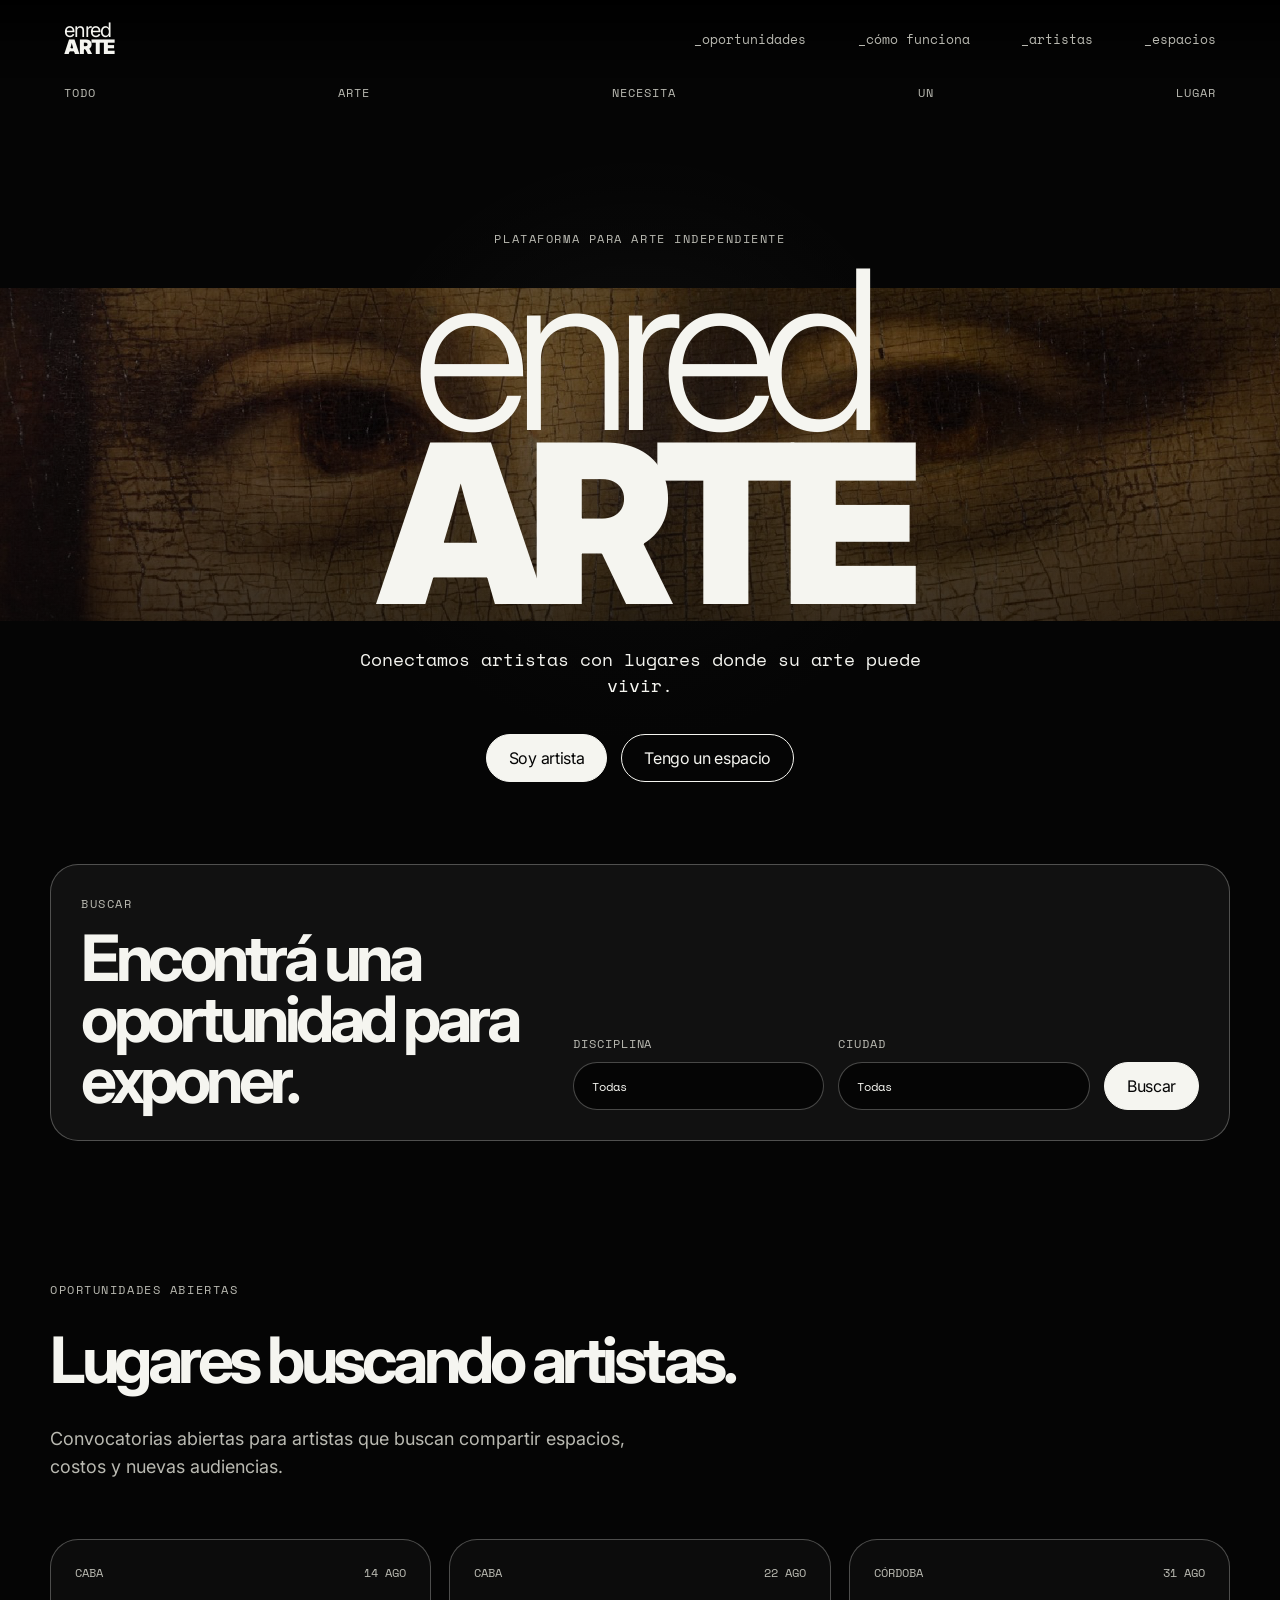
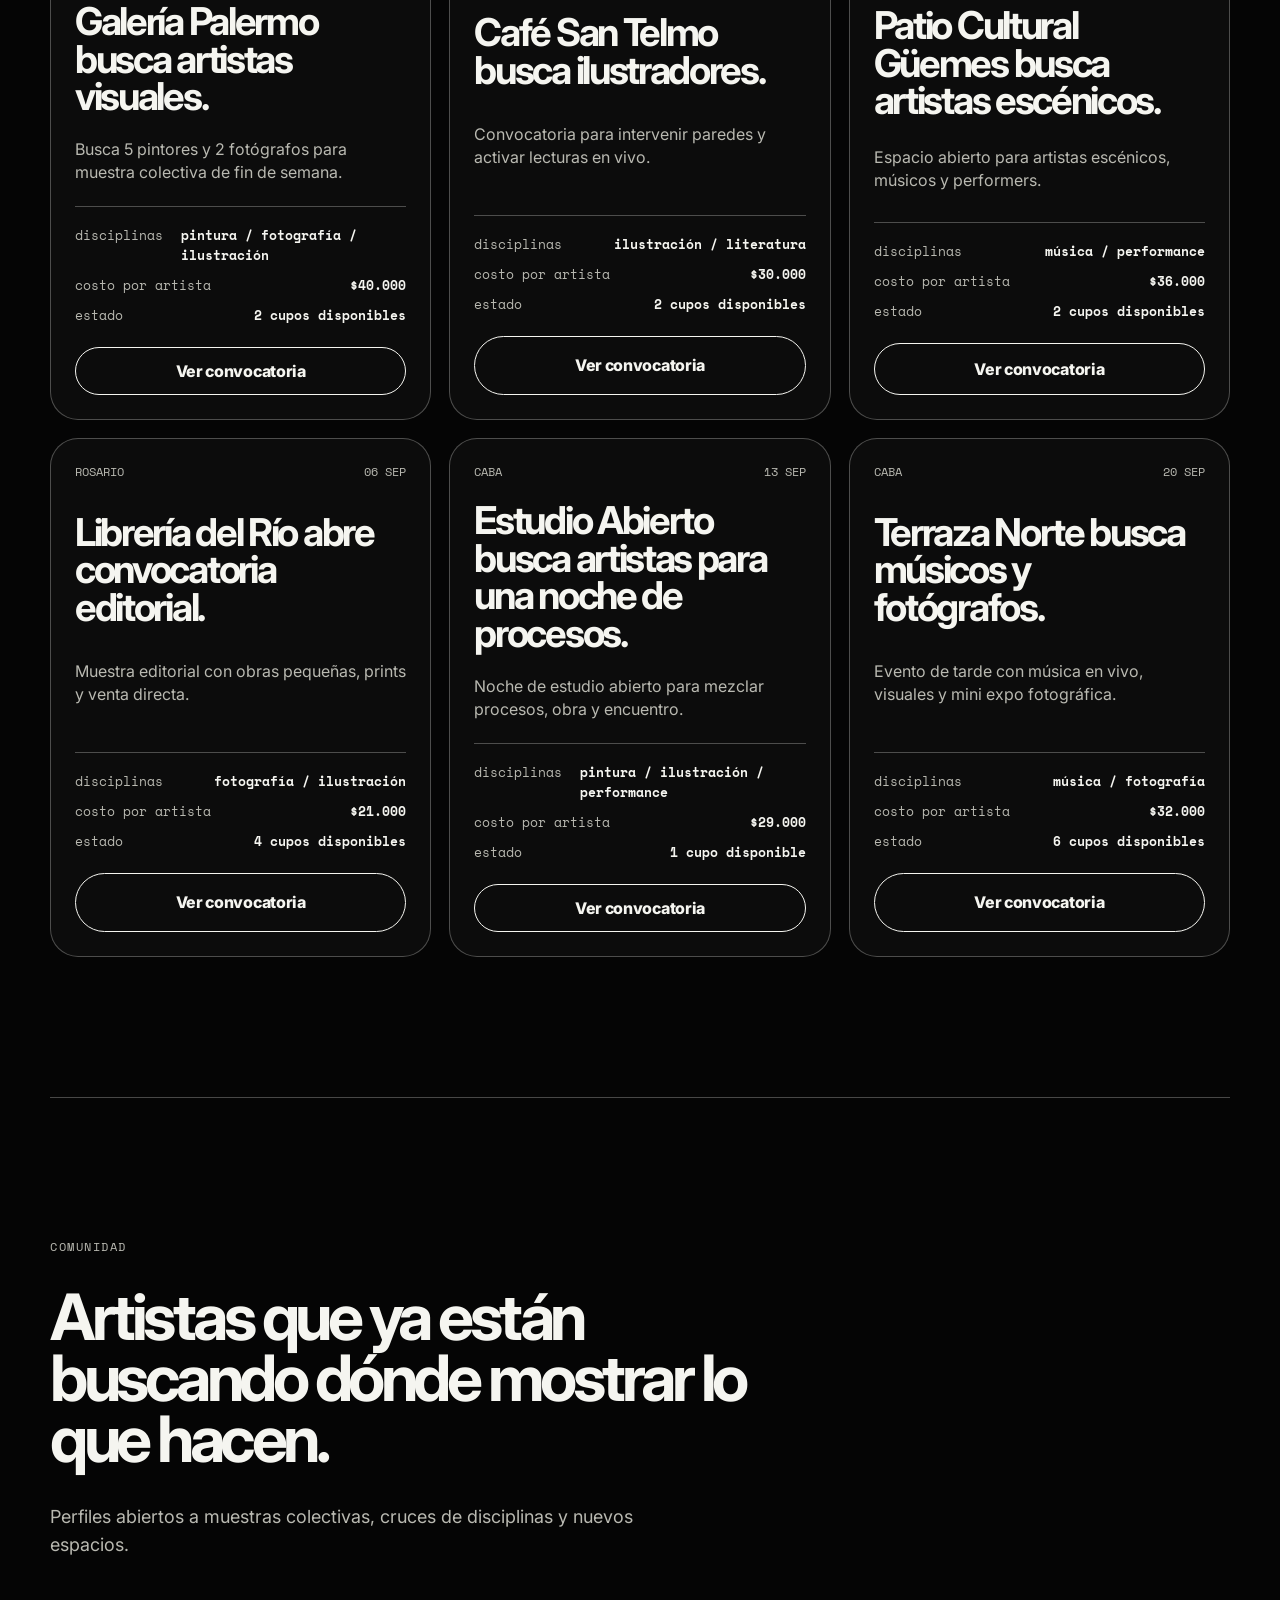
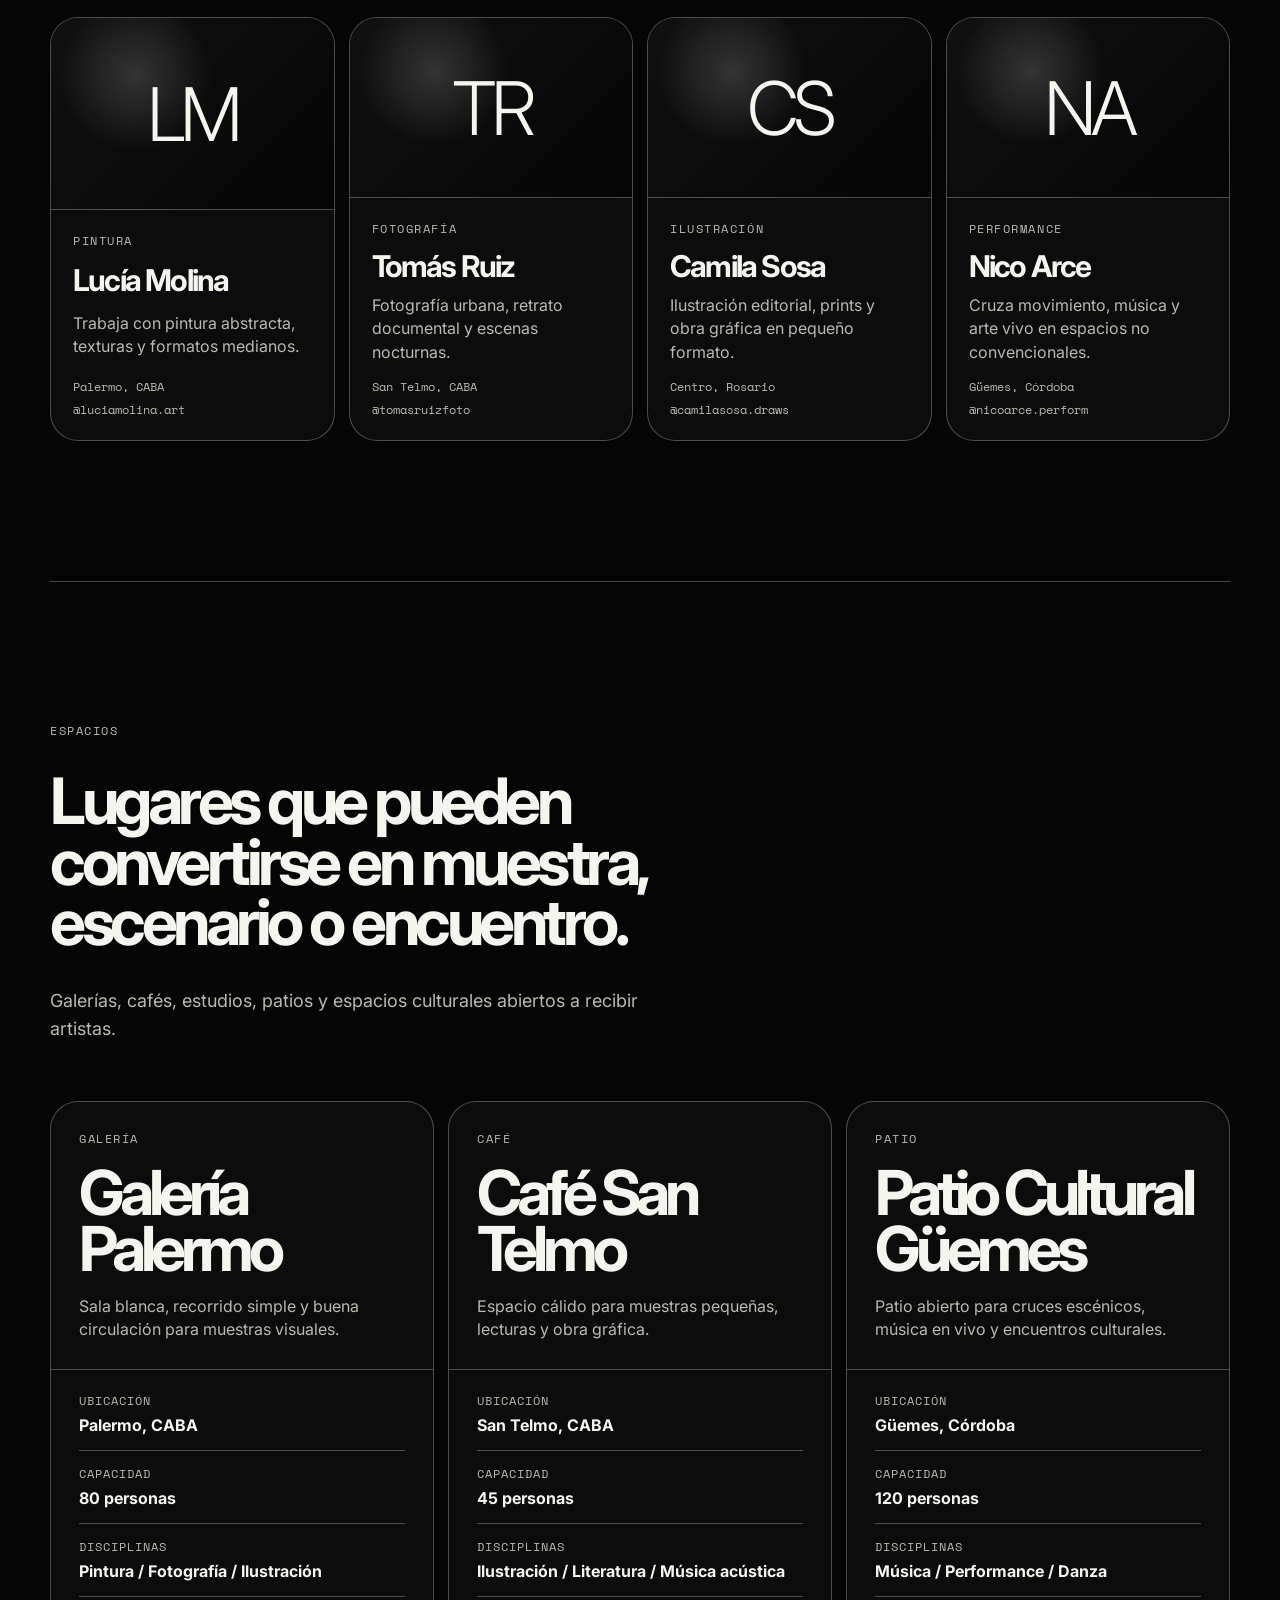
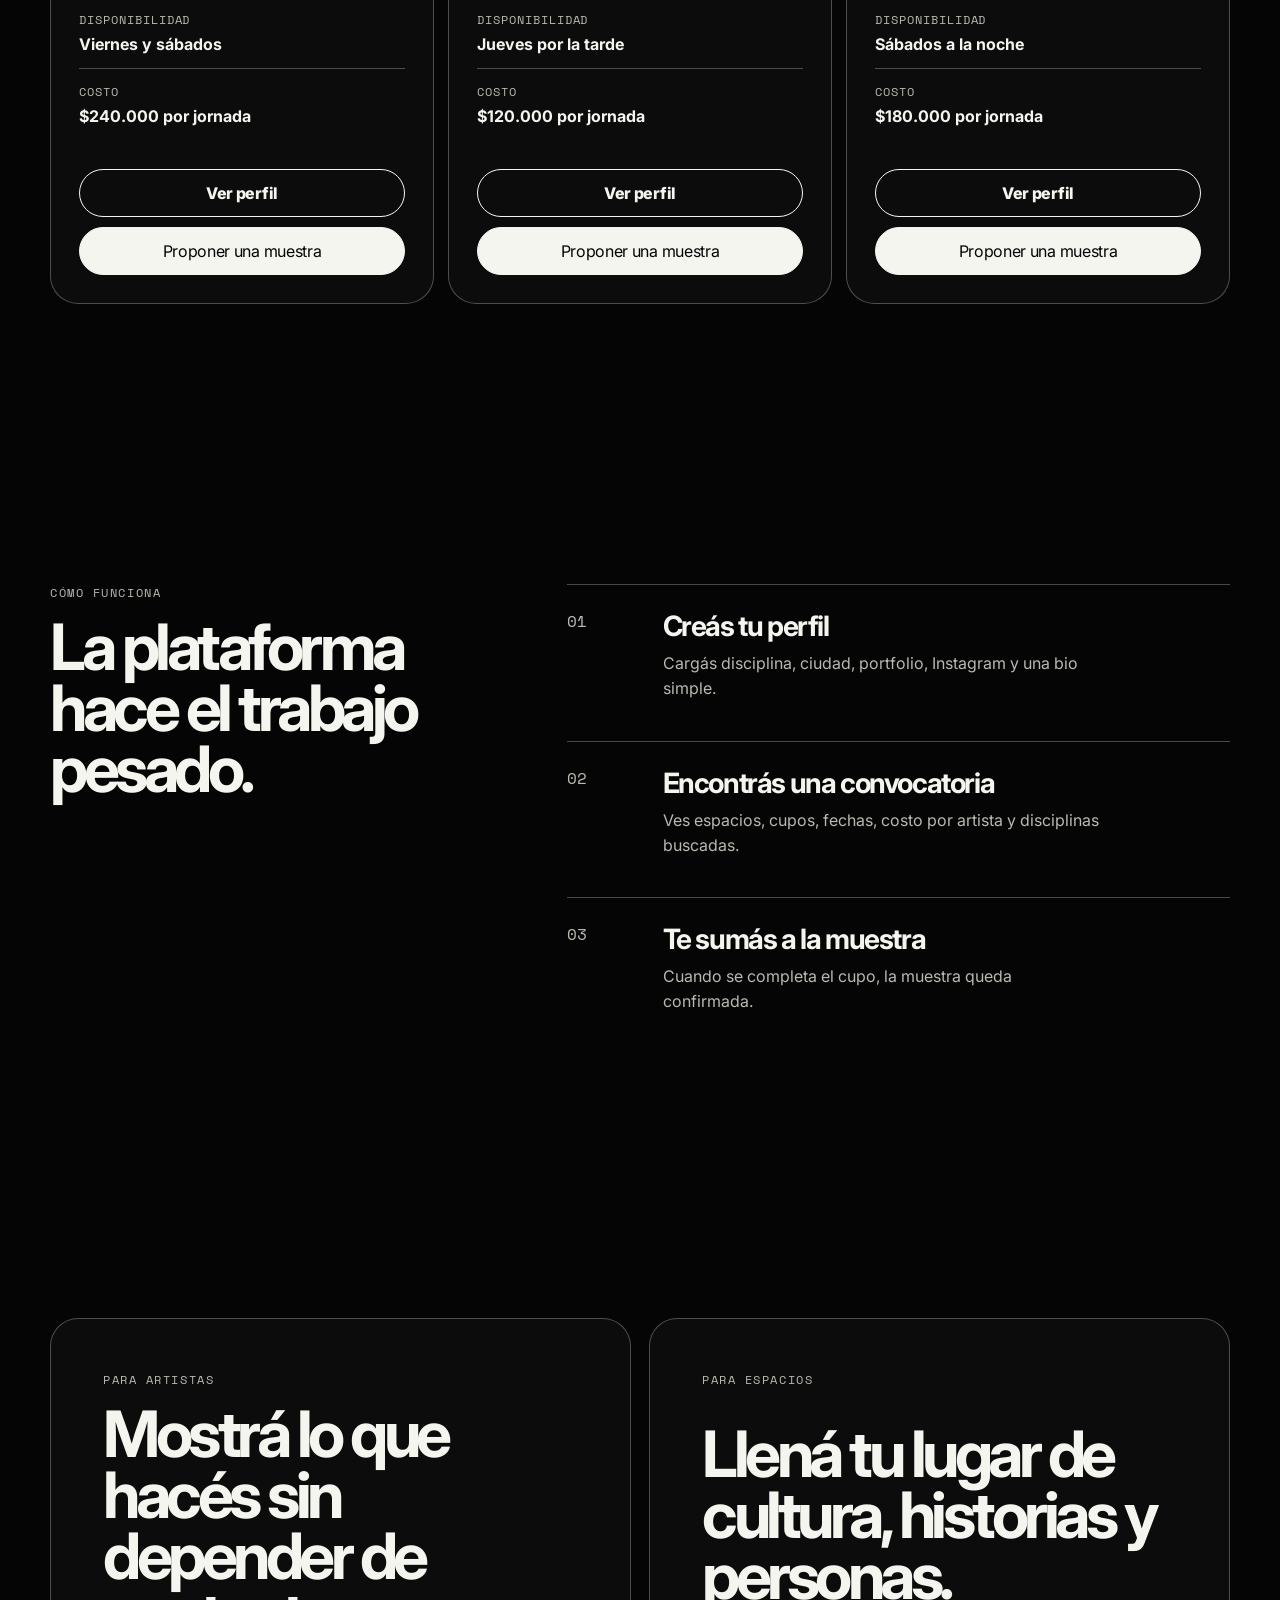
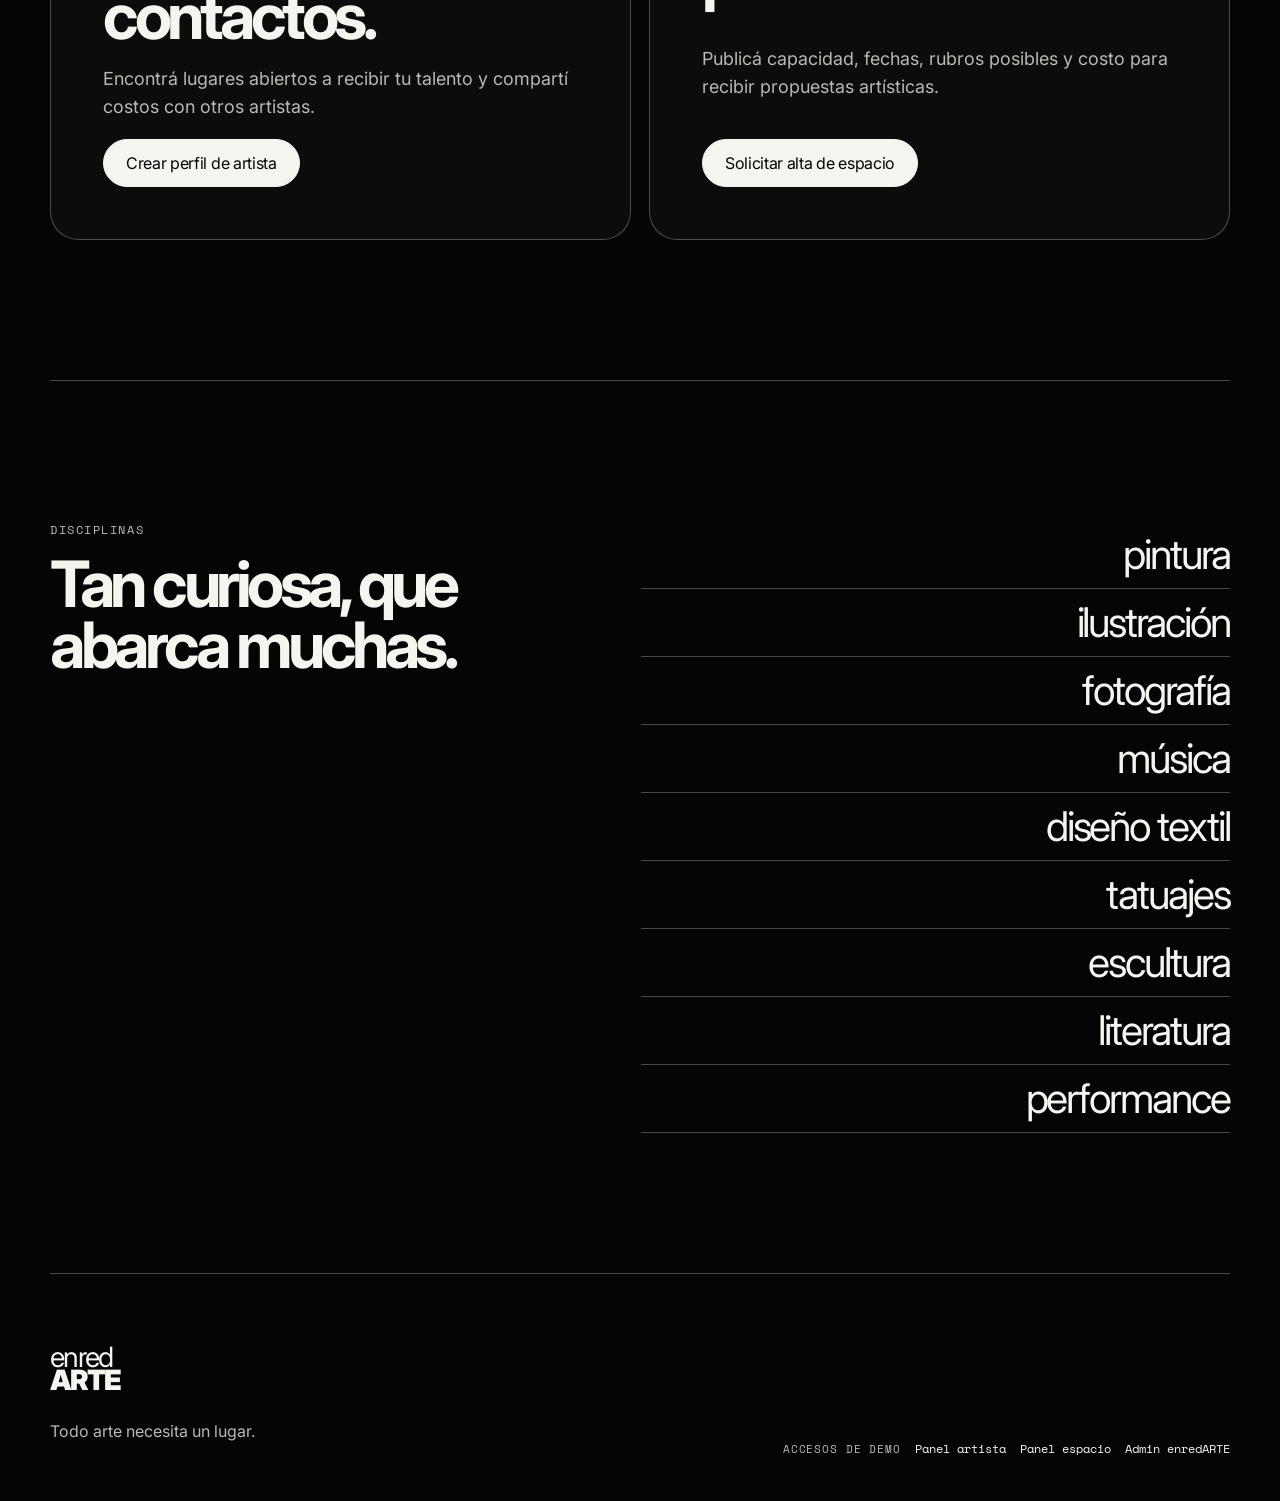
<file: index.html>
<!doctype html>
<html lang="es">

<head>
  <meta charset="UTF-8" />
  <meta name="viewport" content="width=device-width, initial-scale=1.0" />
  <title>enredARTE | Todo arte necesita un lugar</title>
  <meta name="description"
    content="enredARTE conecta artistas independientes con espacios donde su arte puede vivir." />
  <link rel="preconnect" href="https://fonts.googleapis.com" />
  <link rel="preconnect" href="https://fonts.gstatic.com" crossorigin />
  <link
    href="https://fonts.googleapis.com/css2?family=Inter:wght@300;400;600;800;900&family=Space+Mono:wght@400;700&display=swap"
    rel="stylesheet" />
  <link rel="stylesheet" href="styles.css" />
</head>

<body>
  <header class="site-header" data-header>
    <a class="brand" href="#top" aria-label="Ir al inicio">
      <span>enred</span><strong>ARTE</strong>
    </a>

    <nav class="main-nav" aria-label="Navegación principal">
      <a href="#oportunidades">_oportunidades</a>
      <a href="#como-funciona">_cómo funciona</a>
      <a href="#artistas-destacados">_artistas</a>
      <a href="#espacios-abiertos">_espacios</a>
    </nav>

    <button class="session-switch" type="button" data-clear-session hidden>
      Cambiar usuario
    </button>

    <button class="menu-button" type="button" aria-expanded="false" data-menu-button>
      menú
    </button>
  </header>

  <main id="top">
    <section class="hero" aria-labelledby="hero-title">
      <div class="hero-kicker" aria-hidden="true">
        <span>TODO</span><span>ARTE</span><span>NECESITA</span><span>UN</span><span>LUGAR</span>
      </div>

      <div class="hero-image" role="img" aria-label="Detalle de una obra clásica: ojos sobre fondo oscuro"></div>

      <div class="hero-content">
        <p class="eyebrow">Plataforma para arte independiente</p>
        <h1 id="hero-title">
          <span>enred</span>
          <strong>ARTE</strong>
        </h1>
        <p class="hero-copy">
          Conectamos artistas con lugares donde su arte puede vivir.
        </p>

        <div class="hero-actions" aria-label="Acciones principales">
          <button class="button button-primary" type="button" data-open-artist data-artist-session-cta>
            Soy artista
          </button>

          <button class="button button-secondary" type="button" data-open-space data-space-session-cta>
            Tengo un espacio
          </button>
        </div>
      </div>
    </section>

    <section class="search-panel" aria-label="Buscador de oportunidades">
      <div>
        <p class="section-label">buscar</p>
        <h2>Encontrá una oportunidad para exponer.</h2>
      </div>

      <form class="filters" data-filter-form>
        <label>
          Disciplina
          <select name="discipline">
            <option value="todas">Todas</option>
            <option value="pintura">Pintura</option>
            <option value="fotografía">Fotografía</option>
            <option value="ilustración">Ilustración</option>
            <option value="performance">Performance</option>
            <option value="música">Música</option>
          </select>
        </label>

        <label>
          Ciudad
          <select name="city">
            <option value="todas">Todas</option>
            <option value="CABA">CABA</option>
            <option value="Rosario">Rosario</option>
            <option value="Córdoba">Córdoba</option>
          </select>
        </label>

        <button class="button button-primary" type="submit">Buscar</button>
      </form>
    </section>

    <section class="section opportunities" id="oportunidades" aria-labelledby="opportunities-title">
      <div class="section-heading">
        <p class="section-label">oportunidades abiertas</p>
        <h2 id="opportunities-title">Lugares buscando artistas.</h2>
        <p>
          Convocatorias abiertas para artistas que buscan compartir espacios, costos y nuevas audiencias.
        </p>
      </div>

      <div class="cards-grid" data-opportunities></div>
    </section>

    <section class="section featured-artists" id="artistas-destacados">
      <div class="section-heading">
        <p class="section-label">comunidad</p>

        <h2>Artistas que ya están buscando dónde mostrar lo que hacen.</h2>

        <p>
          Perfiles abiertos a muestras colectivas, cruces de disciplinas y nuevos espacios.
        </p>
      </div>

      <div class="artist-grid" data-artist-grid></div>
    </section>

    <section class="section featured-spaces" id="espacios-abiertos">
      <div class="section-heading">
        <p class="section-label">espacios</p>

        <h2>Lugares que pueden convertirse en muestra, escenario o encuentro.</h2>

        <p>
          Galerías, cafés, estudios, patios y espacios culturales abiertos a recibir artistas.
        </p>
      </div>

      <div class="space-grid" data-space-grid></div>
    </section>

    <section class="section split" id="como-funciona" aria-labelledby="how-title">
      <div>
        <p class="section-label">cómo funciona</p>
        <h2 id="how-title">La plataforma hace el trabajo pesado.</h2>
      </div>

      <div class="steps">
        <article>
          <span>01</span>
          <h3>Creás tu perfil</h3>
          <p>Cargás disciplina, ciudad, portfolio, Instagram y una bio simple.</p>
        </article>
        <article>
          <span>02</span>
          <h3>Encontrás una convocatoria</h3>
          <p>Ves espacios, cupos, fechas, costo por artista y disciplinas buscadas.</p>
        </article>
        <article>
          <span>03</span>
          <h3>Te sumás a la muestra</h3>
          <p>Cuando se completa el cupo, la muestra queda confirmada.</p>
        </article>
      </div>
    </section>

    <section class="section audiences" aria-label="Públicos principales">
      <article class="audience-card" id="artistas">
        <p class="section-label">para artistas</p>
        <h2>Mostrá lo que hacés sin depender de contactos.</h2>
        <p>
          Encontrá lugares abiertos a recibir tu talento y compartí costos con otros artistas.
        </p>
        <button class="button button-primary" type="button" data-open-artist data-artist-session-cta>
          Crear perfil de artista
        </button>
      </article>

      <article class="audience-card" id="espacios">
        <p class="section-label">para espacios</p>
        <h2>Llená tu lugar de cultura, historias y personas.</h2>
        <p>
          Publicá capacidad, fechas, rubros posibles y costo para recibir propuestas artísticas.
        </p>
        <button class="button button-primary" type="button" data-open-space data-space-session-cta>
          Solicitar alta de espacio
        </button>
      </article>
    </section>

    <section class="section disciplines" aria-labelledby="disciplines-title">
      <div>
        <p class="section-label">disciplinas</p>
        <h2 id="disciplines-title">Tan curiosa, que abarca muchas.</h2>
      </div>
      <ul>
        <li>pintura</li>
        <li>ilustración</li>
        <li>fotografía</li>
        <li>música</li>
        <li>diseño textil</li>
        <li>tatuajes</li>
        <li>escultura</li>
        <li>literatura</li>
        <li>performance</li>
      </ul>
    </section>
  </main>

  <footer class="site-footer">
    <div>
      <p><span>enred</span><strong>ARTE</strong></p>
      <p>Todo arte necesita un lugar.</p>
    </div>

    <div class="demo-links">
      <span>accesos de demo</span>

      <a href="panel-artista.html">Panel artista</a>
      <a href="panel-espacio.html">Panel espacio</a>
      <a href="admin.html">Admin enredARTE</a>
    </div>
  </footer>

  <div class="modal" data-space-modal aria-hidden="true">
    <div class="modal-backdrop" data-close-space></div>

    <div class="modal-panel" role="dialog" aria-modal="true" aria-labelledby="space-title">
      <button class="modal-close" type="button" data-close-space>
        cerrar
      </button>

      <p class="section-label">alta de espacio</p>

      <h2 id="space-title">Solicitá el alta de tu espacio.</h2>

      <form class="apply-form" data-space-form>
        <label>
          Nombre del espacio
          <input type="text" name="spaceName" placeholder="Ej: Galería Palermo" required />
        </label>

        <label>
          Ciudad / barrio
          <input type="text" name="location" placeholder="Ej: Palermo, CABA" required />
        </label>

        <label>
          Tipo de espacio
          <select name="spaceType" required>
            <option value="">Elegí una opción</option>
            <option>Galería</option>
            <option>Café</option>
            <option>Librería</option>
            <option>Estudio</option>
            <option>Bar</option>
            <option>Patio</option>
            <option>Centro cultural</option>
            <option>Otro</option>
          </select>
        </label>

        <label>
          Capacidad aproximada
          <input type="text" name="capacity" placeholder="Ej: 60 personas" required />
        </label>

        <fieldset class="form-fieldset">
          <legend>Disciplinas que puede recibir</legend>

          <div class="checkbox-grid">
            <label>
              <input type="checkbox" name="disciplines" value="pintura" />
              Pintura
            </label>

            <label>
              <input type="checkbox" name="disciplines" value="fotografía" />
              Fotografía
            </label>

            <label>
              <input type="checkbox" name="disciplines" value="ilustración" />
              Ilustración
            </label>

            <label>
              <input type="checkbox" name="disciplines" value="música" />
              Música
            </label>

            <label>
              <input type="checkbox" name="disciplines" value="performance" />
              Performance
            </label>

            <label>
              <input type="checkbox" name="disciplines" value="literatura" />
              Literatura
            </label>
          </div>
        </fieldset>

        <label>
          Días y horarios disponibles
          <input type="text" name="availability" placeholder="Ej: viernes y sábados de 18 a 23 h" />
        </label>

        <label>
          Costo estimado
          <input type="text" name="price" placeholder="Ej: $180.000 por jornada" />
        </label>

        <label>
          Descripción del espacio
          <textarea name="description" rows="4"
            placeholder="Contá qué tipo de eventos imaginás en tu espacio"></textarea>
        </label>

        <label>
          Contacto
          <input type="text" name="contact" placeholder="Mail, Instagram o WhatsApp" required />
        </label>

        <button class="button button-primary" type="submit">
          Enviar espacio
        </button>

        <p class="form-success" data-space-success>
          Listo. Recibimos tu espacio. Ahora queda pendiente de revisión para que pueda empezar a recibir arte.
        </p>
      </form>
    </div>
  </div>

  <div class="modal" data-artist-modal aria-hidden="true">
    <div class="modal-backdrop" data-close-artist></div>

    <div class="modal-panel" role="dialog" aria-modal="true" aria-labelledby="artist-title">
      <button class="modal-close" type="button" data-close-artist>
        cerrar
      </button>

      <p class="section-label">crear perfil de artista</p>

      <h2 id="artist-title">Mostranos qué hacés.</h2>

      <form class="apply-form" data-artist-form>
        <label>
          Nombre artístico o nombre completo
          <input type="text" name="artistName" placeholder="Ej: Lucía Molina" required />
        </label>

        <label>
          Disciplina principal
          <select name="discipline" required>
            <option value="">Elegí una opción</option>
            <option>Pintura</option>
            <option>Fotografía</option>
            <option>Ilustración</option>
            <option>Música</option>
            <option>Diseño</option>
            <option>Moda</option>
            <option>Performance</option>
            <option>Cine</option>
            <option>Cerámica</option>
            <option>Tattoo</option>
            <option>Danza</option>
            <option>Literatura</option>
            <option>Teatro</option>
            <option>Escultura</option>
            <option>Muralismo</option>
            <option>Arte digital</option>
            <option>Otra</option>
          </select>
        </label>

        <label>
          Ciudad / barrio
          <input type="text" name="location" placeholder="Ej: Palermo, CABA" required />
        </label>

        <label>
          Instagram
          <input type="text" name="instagram" placeholder="@tuusuario" />
        </label>

        <label>
          Portfolio
          <input type="text" name="portfolio" placeholder="Link a Behance, web, drive o similar" />
        </label>

        <label>
          Bio breve
          <textarea name="bio" rows="4" placeholder="Contá quién sos y qué tipo de obra hacés"></textarea>
        </label>

        <label>
          ¿Qué estás buscando?
          <select name="goal" required>
            <option value="">Elegí una opción</option>
            <option>Sumarme a una muestra colectiva</option>
            <option>Encontrar un espacio para exponer</option>
            <option>Conectar con otros artistas</option>
            <option>Difundir mi trabajo</option>
            <option>Todavía estoy explorando</option>
          </select>
        </label>

        <button class="button button-primary" type="submit">
          Crear perfil
        </button>

        <p class="form-success" data-artist-success>
          Listo. Tu perfil ya empezó a enredarse. En el buen sentido.
        </p>
      </form>
    </div>
  </div>


  <div class="modal" data-proposal-modal aria-hidden="true">
    <div class="modal-backdrop" data-close-proposal></div>

    <div class="modal-panel proposal-panel" role="dialog" aria-modal="true" aria-labelledby="proposal-title">
      <button class="modal-close" type="button" data-close-proposal>
        cerrar
      </button>

      <p class="section-label">propuesta de muestra</p>

      <h2 id="proposal-title">Proponer una muestra</h2>

      <p>
        Contanos la idea para este espacio. El lugar va a poder revisarla y decidir si quiere avanzar.
      </p>

      <div class="proposal-space-card">
        <span>espacio seleccionado</span>
        <strong data-proposal-space-name></strong>
      </div>

      <form class="modal-form" data-proposal-form>
        <input type="hidden" name="spaceKey" data-proposal-space-key />
        <input type="hidden" name="spaceName" data-proposal-space-name-input />

        <label>
          Título de la propuesta
          <input type="text" name="proposalTitle" placeholder="Ej: Muestra colectiva de fotografía urbana" required />
        </label>

        <label>
          Disciplina principal
          <select name="discipline" required>
            <option value="">Seleccionar</option>
            <option value="Pintura">Pintura</option>
            <option value="Fotografía">Fotografía</option>
            <option value="Ilustración">Ilustración</option>
            <option value="Performance">Performance</option>
            <option value="Música">Música</option>
            <option value="Multidisciplina">Multidisciplina</option>
          </select>
        </label>

        <label>
          Idea de la muestra
          <textarea name="idea" rows="4"
            placeholder="Contá qué querés hacer, qué tipo de obra se vería y por qué este espacio te interesa."
            required></textarea>
        </label>

        <label>
          Fecha tentativa
          <input type="text" name="date" placeholder="Ej: septiembre, un sábado a la tarde, a coordinar..." />
        </label>

        <label>
          Cantidad estimada de artistas
          <input type="number" name="artistCount" min="1" placeholder="Ej: 4" />
        </label>

        <label>
          Portfolio o Instagram
          <input type="text" name="portfolio" placeholder="@usuario o link" required />
        </label>

        <button class="button button-primary" type="submit">
          Enviar propuesta
        </button>

        <p class="form-success" data-proposal-success hidden>
          Listo. Tu propuesta fue enviada al espacio para revisión.
        </p>
      </form>
    </div>
  </div>

  <script src="app.js"></script>
</body>

</html>
</file>
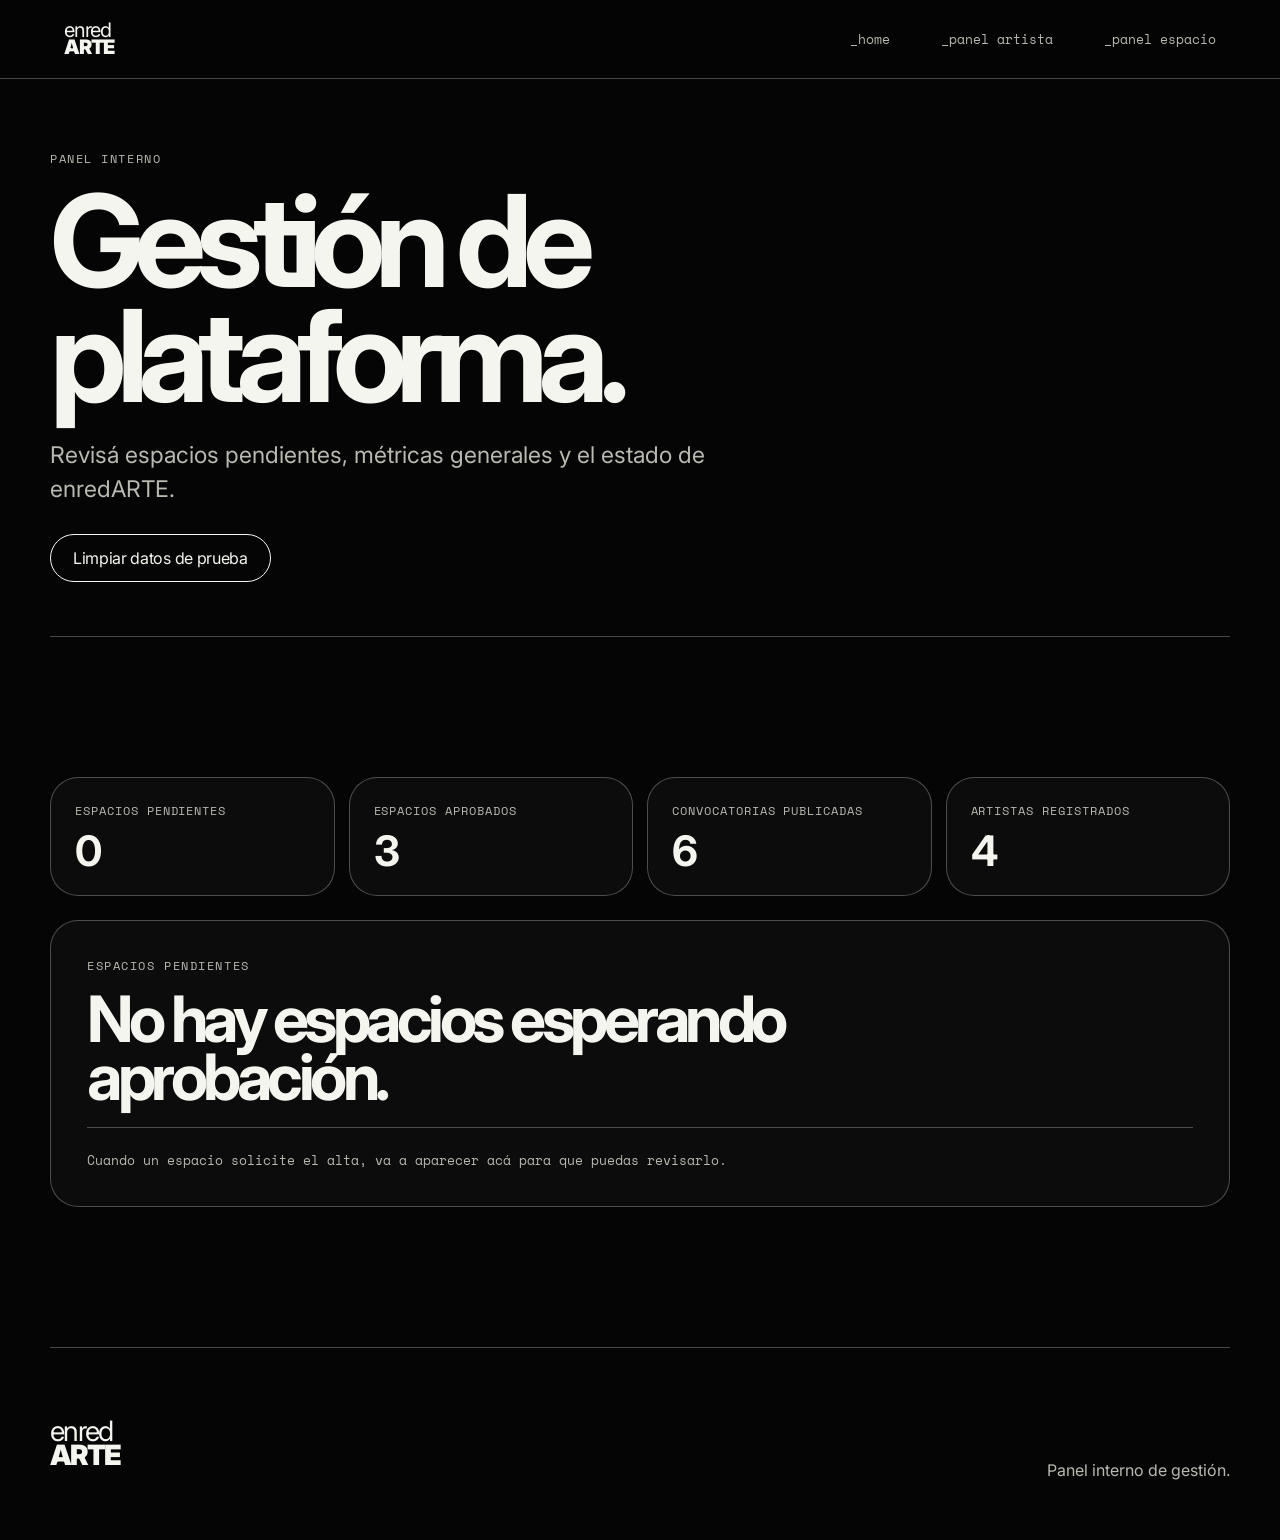
<file: admin.html>
<!doctype html>
<html lang="es">

<head>
    <meta charset="UTF-8" />
    <meta name="viewport" content="width=device-width, initial-scale=1.0" />
    <title>Panel admin | enredARTE</title>

    <meta name="description"
        content="Panel interno de enredARTE para revisar postulaciones, aprobar artistas y gestionar convocatorias." />

    <link rel="preconnect" href="https://fonts.googleapis.com" />
    <link rel="preconnect" href="https://fonts.gstatic.com" crossorigin />

    <link
        href="https://fonts.googleapis.com/css2?family=Inter:wght@300;400;600;800;900&family=Space+Mono:wght@400;700&display=swap"
        rel="stylesheet" />

    <link rel="stylesheet" href="styles.css" />
</head>

<body data-page="admin">
    <header class="site-header detail-header" data-header>
        <a class="brand" href="index.html" aria-label="Volver al inicio">
            <span>enred</span><strong>ARTE</strong>
        </a>

        <nav class="main-nav" aria-label="Navegación principal">
            <a href="index.html">_home</a>
            <a href="panel-artista.html">_panel artista</a>
            <a href="panel-espacio.html">_panel espacio</a>
        </nav>

        <button class="menu-button" type="button" aria-expanded="false" data-menu-button>
            menú
        </button>
    </header>

    <main>
        <section class="admin-hero" aria-labelledby="admin-title">
            <p class="section-label">panel interno</p>

            <h1 id="admin-title">Gestión de plataforma.</h1>

            <p>
                Revisá espacios pendientes, métricas generales y el estado de enredARTE.
            </p>

            <button class="button button-secondary admin-reset-button" type="button" data-reset-demo>
                Limpiar datos de prueba
            </button>
        </section>

        <section class="section admin-section">
            <div class="admin-summary" data-admin-summary></div>

            <div class="admin-pending-spaces" data-admin-pending-spaces></div>

        </section>
    </main>

    <footer class="site-footer">
        <p><span>enred</span><strong>ARTE</strong></p>
        <p>Panel interno de gestión.</p>
    </footer>

    <script src="app.js"></script>
</body>

</html>
</file>
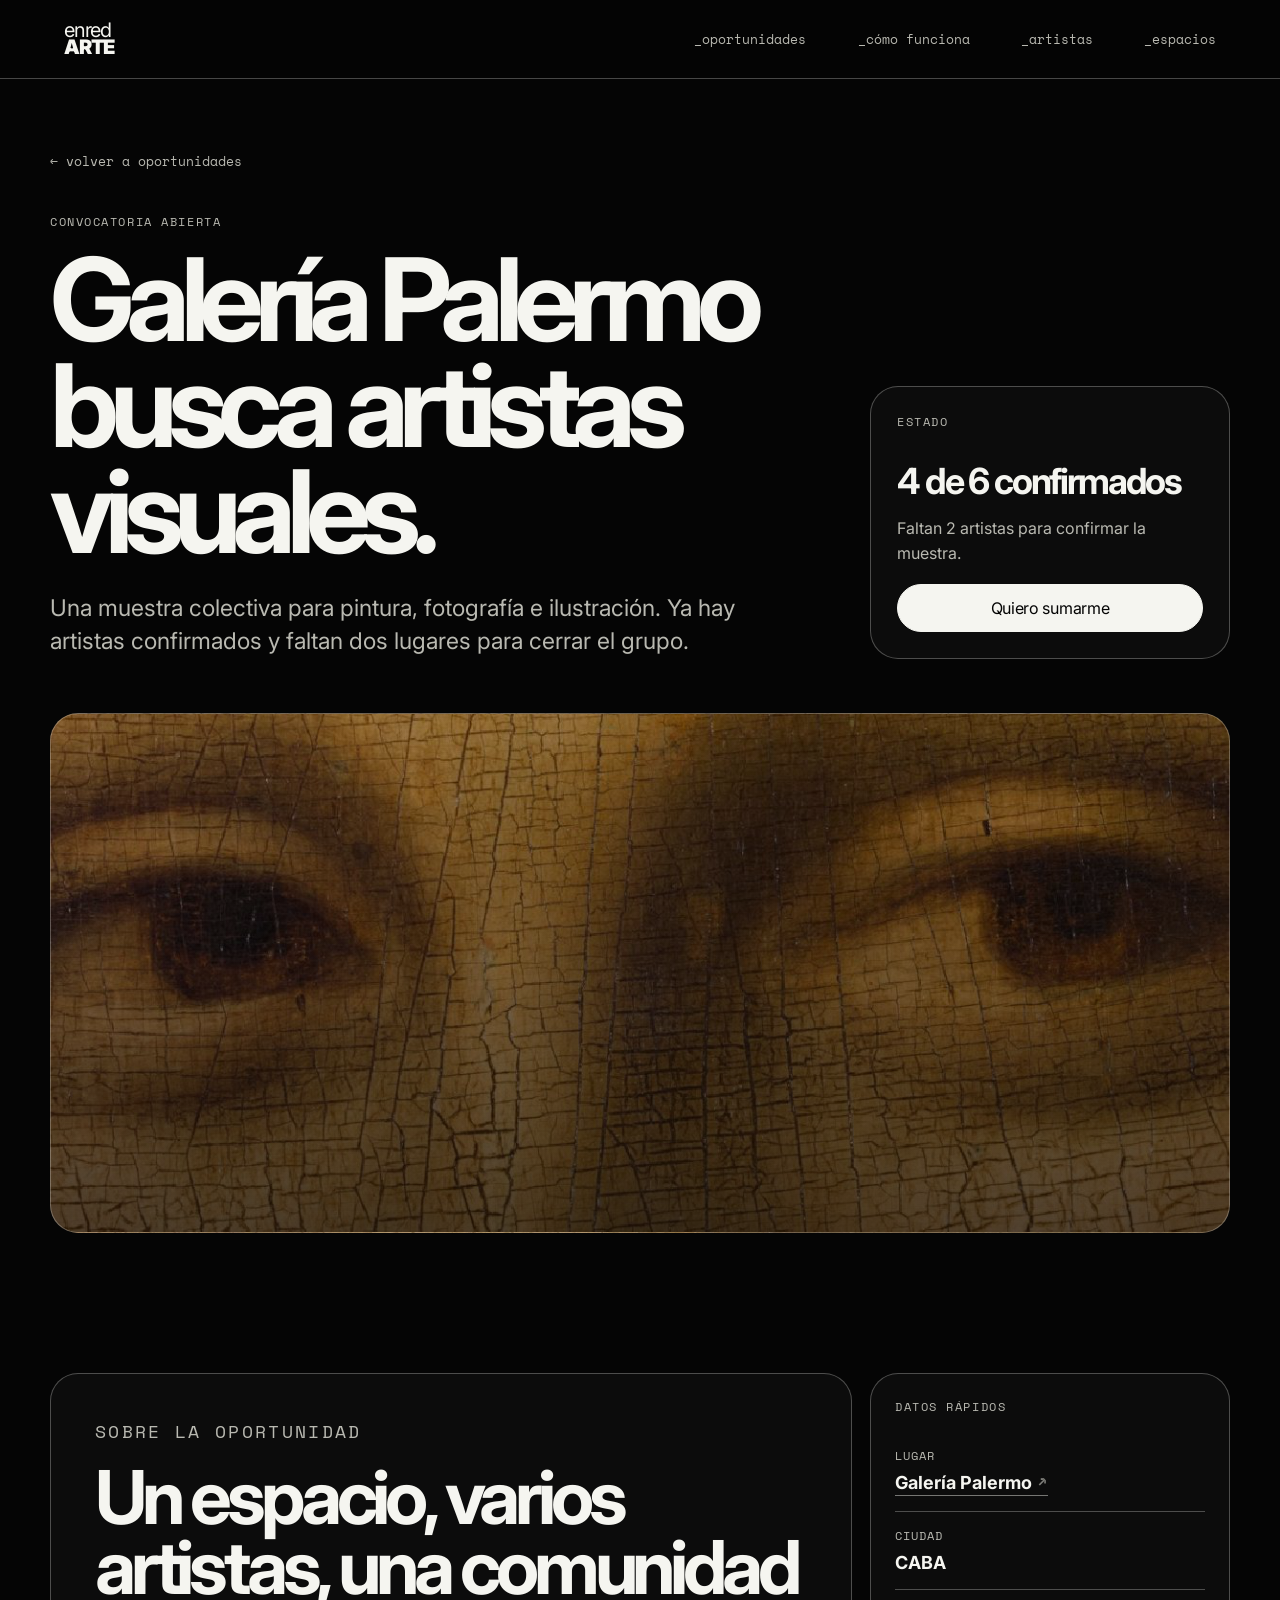
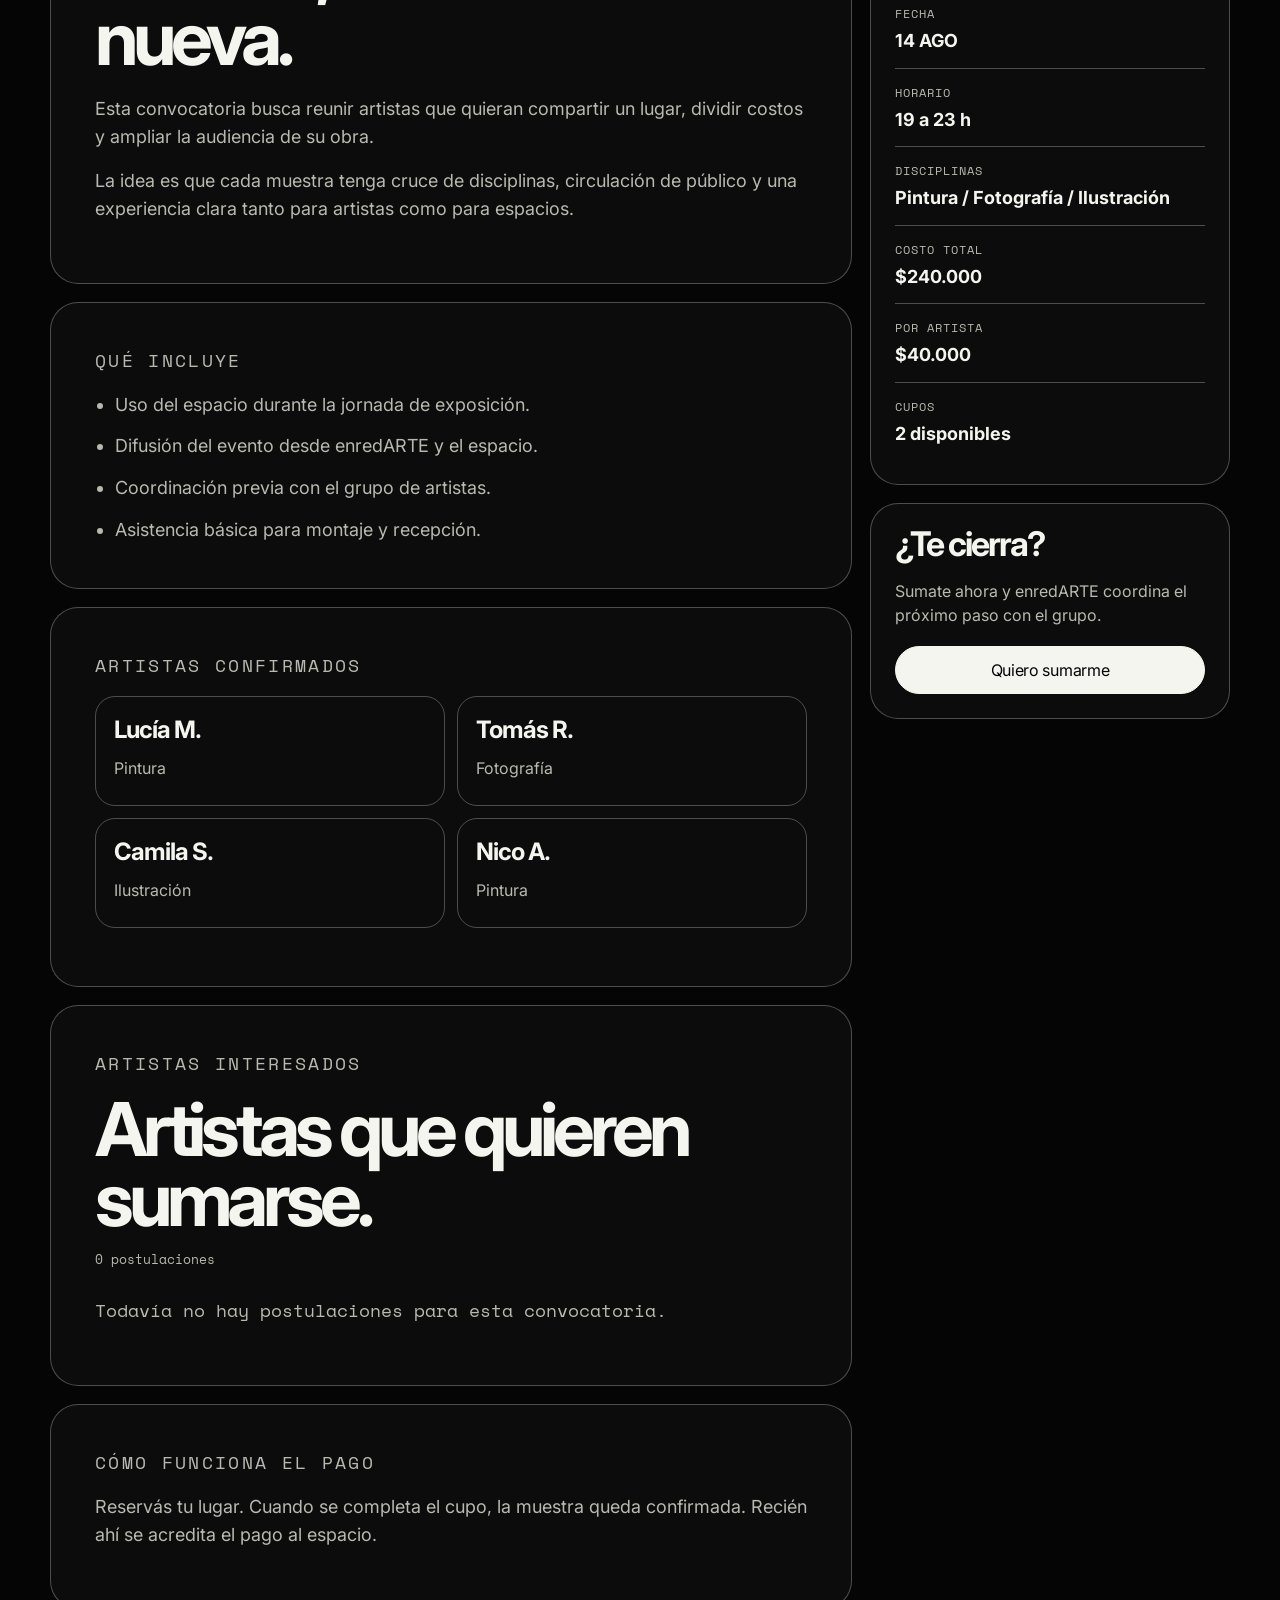
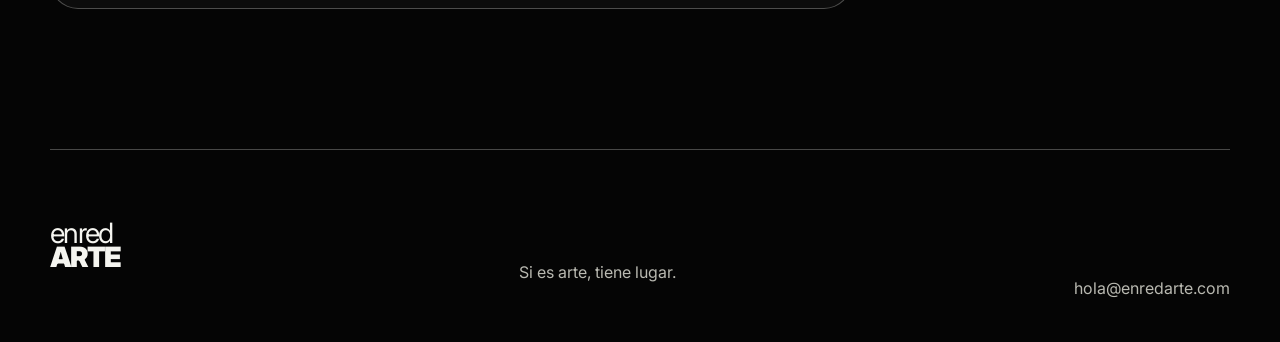
<file: oportunidad.html>
<!doctype html>
<html lang="es">

<head>
    <meta charset="UTF-8" />
    <meta name="viewport" content="width=device-width, initial-scale=1.0" />
    <title>Convocatoria | Galería Palermo | enredARTE</title>
    <meta name="description" content="Convocatoria abierta en Galería Palermo para artistas visuales." />

    <link rel="preconnect" href="https://fonts.googleapis.com" />
    <link rel="preconnect" href="https://fonts.gstatic.com" crossorigin />
    <link
        href="https://fonts.googleapis.com/css2?family=Inter:wght@300;400;600;800;900&family=Space+Mono:wght@400;700&display=swap"
        rel="stylesheet" />

    <link rel="stylesheet" href="styles.css" />
</head>

<body>
    <header class="site-header detail-header" data-header>
        <a class="brand" href="index.html" aria-label="Volver al inicio">
            <span>enred</span><strong>ARTE</strong>
        </a>

        <nav class="main-nav" aria-label="Navegación principal">
            <a href="index.html#oportunidades">_oportunidades</a>
            <a href="index.html#como-funciona">_cómo funciona</a>
            <a href="index.html#artistas">_artistas</a>
            <a href="index.html#espacios">_espacios</a>
        </nav>

        <button class="menu-button" type="button" aria-expanded="false" data-menu-button>
            menú
        </button>
    </header>

    <main>
        <section class="opportunity-hero" aria-labelledby="opportunity-title">
            <a class="back-link" href="index.html#oportunidades">← volver a oportunidades</a>

            <div class="opportunity-hero-grid">
                <div>
                    <p class="section-label">convocatoria abierta</p>

                    <h1 id="opportunity-title" data-opportunity-title>
                        Galería Palermo busca artistas visuales.
                    </h1>

                    <p class="opportunity-lead" data-opportunity-description>
                        Una muestra colectiva para pintura, fotografía e ilustración.
                        Ya hay artistas confirmados y faltan dos lugares para cerrar el grupo.
                    </p>
                </div>

                <aside class="status-card">
                    <p class="section-label">estado</p>
                    <strong data-opportunity-status>4 de 6 confirmados</strong>
                    <span data-opportunity-spots>Faltan 2 artistas para confirmar la muestra.</span>

                    <button class="button button-primary" type="button" data-open-apply>
                        Quiero sumarme
                    </button>
                </aside>
            </div>
        </section>

        <section class="detail-image" aria-label="Imagen del espacio"></section>

        <section class="section detail-layout">
            <div class="detail-main">
                <article class="detail-block">
                    <p class="section-label">sobre la oportunidad</p>

                    <h2>Un espacio, varios artistas, una comunidad nueva.</h2>

                    <p>
                        Esta convocatoria busca reunir artistas que quieran compartir un lugar,
                        dividir costos y ampliar la audiencia de su obra.
                    </p>

                    <p>
                        La idea es que cada muestra tenga cruce de disciplinas, circulación de público
                        y una experiencia clara tanto para artistas como para espacios.
                    </p>
                </article>

                <article class="detail-block">
                    <p class="section-label">qué incluye</p>

                    <ul class="included-list">
                        <li>Uso del espacio durante la jornada de exposición.</li>
                        <li>Difusión del evento desde enredARTE y el espacio.</li>
                        <li>Coordinación previa con el grupo de artistas.</li>
                        <li>Asistencia básica para montaje y recepción.</li>
                    </ul>
                </article>

                <article class="detail-block">
                    <p class="section-label">artistas confirmados</p>

                    <div class="artist-list" data-confirmed-artists-list></div>

                    <div class="approved-artists-list" data-approved-artists-list></div>
                </article>

                <article class="detail-block applications-block">
                    <p class="section-label">artistas interesados</p>

                    <div class="applications-header">
                        <h2>Artistas que quieren sumarse.</h2>
                        <span data-applications-count>0 postulaciones</span>
                    </div>

                    <div class="applications-list" data-applications-list>
                        <p class="empty-state">
                            Todavía no hay postulaciones para esta convocatoria.
                        </p>
                    </div>
                </article>

                <article class="detail-block">
                    <p class="section-label">cómo funciona el pago</p>

                    <p>
                        Reservás tu lugar. Cuando se completa el cupo, la muestra queda
                        confirmada. Recién ahí se acredita el pago al espacio.
                    </p>
                </article>
            </div>

            <aside class="detail-sidebar">
                <div class="info-card">
                    <p class="section-label">datos rápidos</p>

                    <div class="info-row">
                        <span>lugar</span>
                        <strong data-opportunity-place>Galería Palermo</strong>
                    </div>

                    <div class="info-row">
                        <span>ciudad</span>
                        <strong data-opportunity-city>CABA</strong>
                    </div>

                    <div class="info-row">
                        <span>fecha</span>
                        <strong data-opportunity-date>14 AGO</strong>
                    </div>

                    <div class="info-row">
                        <span>horario</span>
                        <strong data-opportunity-time>19 a 23 h</strong>
                    </div>

                    <div class="info-row">
                        <span>disciplinas</span>
                        <strong data-opportunity-discipline>Pintura / Fotografía / Ilustración</strong>
                    </div>

                    <div class="info-row">
                        <span>costo total</span>
                        <strong data-opportunity-total-cost>$240.000</strong>
                    </div>

                    <div class="info-row">
                        <span>por artista</span>
                        <strong data-opportunity-artist-cost>$40.000</strong>
                    </div>

                    <div class="info-row">
                        <span>cupos</span>
                        <strong data-opportunity-available>2 disponibles</strong>
                    </div>
                </div>

                <div class="info-card callout-card">
                    <h3>¿Te cierra?</h3>

                    <p>
                        Sumate ahora y enredARTE coordina el próximo paso con el grupo.
                    </p>

                    <button class="button button-primary" type="button" data-open-apply>
                        Quiero sumarme
                    </button>
                </div>
            </aside>
        </section>
    </main>

    <footer class="site-footer">
        <p><span>enred</span><strong>ARTE</strong></p>
        <p>Si es arte, tiene lugar.</p>
        <a href="mailto:hola@enredarte.com">hola@enredarte.com</a>
    </footer>
    <div class="modal" data-apply-modal aria-hidden="true">
        <div class="modal-backdrop" data-close-apply></div>

        <div class="modal-panel" role="dialog" aria-modal="true" aria-labelledby="apply-title">
            <button class="modal-close" type="button" data-close-apply>
                cerrar
            </button>

            <p class="section-label">sumarte a la convocatoria</p>

            <h2 id="apply-title">Contanos quién sos.</h2>

            <form class="apply-form" data-apply-form>
                <label>
                    Nombre artístico o nombre completo
                    <input type="text" name="name" placeholder="Ej: Lucía Molina" required />
                </label>

                <label>
                    Disciplina
                    <select name="discipline" required>
                        <option value="">Elegí una opción</option>
                        <option>Pintura</option>
                        <option>Fotografía</option>
                        <option>Ilustración</option>
                        <option>Escultura</option>
                        <option>Arte digital</option>
                        <option>Performance</option>
                        <option>Otra</option>
                    </select>
                </label>

                <label>
                    Instagram o portfolio
                    <input type="text" name="portfolio" placeholder="@tuusuario / link a portfolio" required />
                </label>

                <label>
                    ¿Por qué te interesa esta muestra?
                    <textarea name="message" rows="4" placeholder="Escribí una breve presentación"></textarea>
                </label>

                <button class="button button-primary" type="submit">
                    Enviar postulación
                </button>

                <p class="form-success" data-form-success>
                    Listo. Recibimos tu postulación. Próximo paso: cruzar dedos, pero con estrategia.
                </p>
            </form>
        </div>
    </div>
    <div class="modal" data-artist-modal aria-hidden="true">
        <div class="modal-backdrop" data-close-artist></div>

        <div class="modal-panel" role="dialog" aria-modal="true" aria-labelledby="artist-title">
            <button class="modal-close" type="button" data-close-artist>
                cerrar
            </button>

            <p class="section-label">perfil de artista</p>

            <h2 id="artist-title">Creá tu perfil.</h2>

            <p>
                Para postularte a una convocatoria, primero necesitamos saber quién sos y qué hacés.
            </p>

            <form class="apply-form" data-artist-form>
                <label>
                    Nombre artístico o nombre completo
                    <input type="text" name="artistName" placeholder="Ej: Lucía Molina" required />
                </label>

                <label>
                    Disciplina principal
                    <select name="discipline" required>
                        <option value="">Elegí una opción</option>
                        <option>Pintura</option>
                        <option>Fotografía</option>
                        <option>Ilustración</option>
                        <option>Escultura</option>
                        <option>Arte digital</option>
                        <option>Performance</option>
                        <option>Música</option>
                        <option>Otra</option>
                    </select>
                </label>

                <label>
                    Ciudad
                    <input type="text" name="location" placeholder="Ej: CABA" required />
                </label>

                <label>
                    Instagram
                    <input type="text" name="instagram" placeholder="@tuusuario" />
                </label>

                <label>
                    Portfolio
                    <input type="text" name="portfolio" placeholder="Link a portfolio o Behance" />
                </label>

                <label>
                    Bio breve
                    <textarea name="bio" rows="4"
                        placeholder="Contá qué hacés, qué tipo de obra trabajás o qué estás buscando."></textarea>
                </label>

                <button class="button button-primary" type="submit">
                    Crear perfil
                </button>

                <p class="form-success" data-artist-success>
                    Listo. Tu perfil ya está creado.
                </p>
            </form>
        </div>
    </div>
    <script src="app.js"></script>
</body>

</html>
</file>
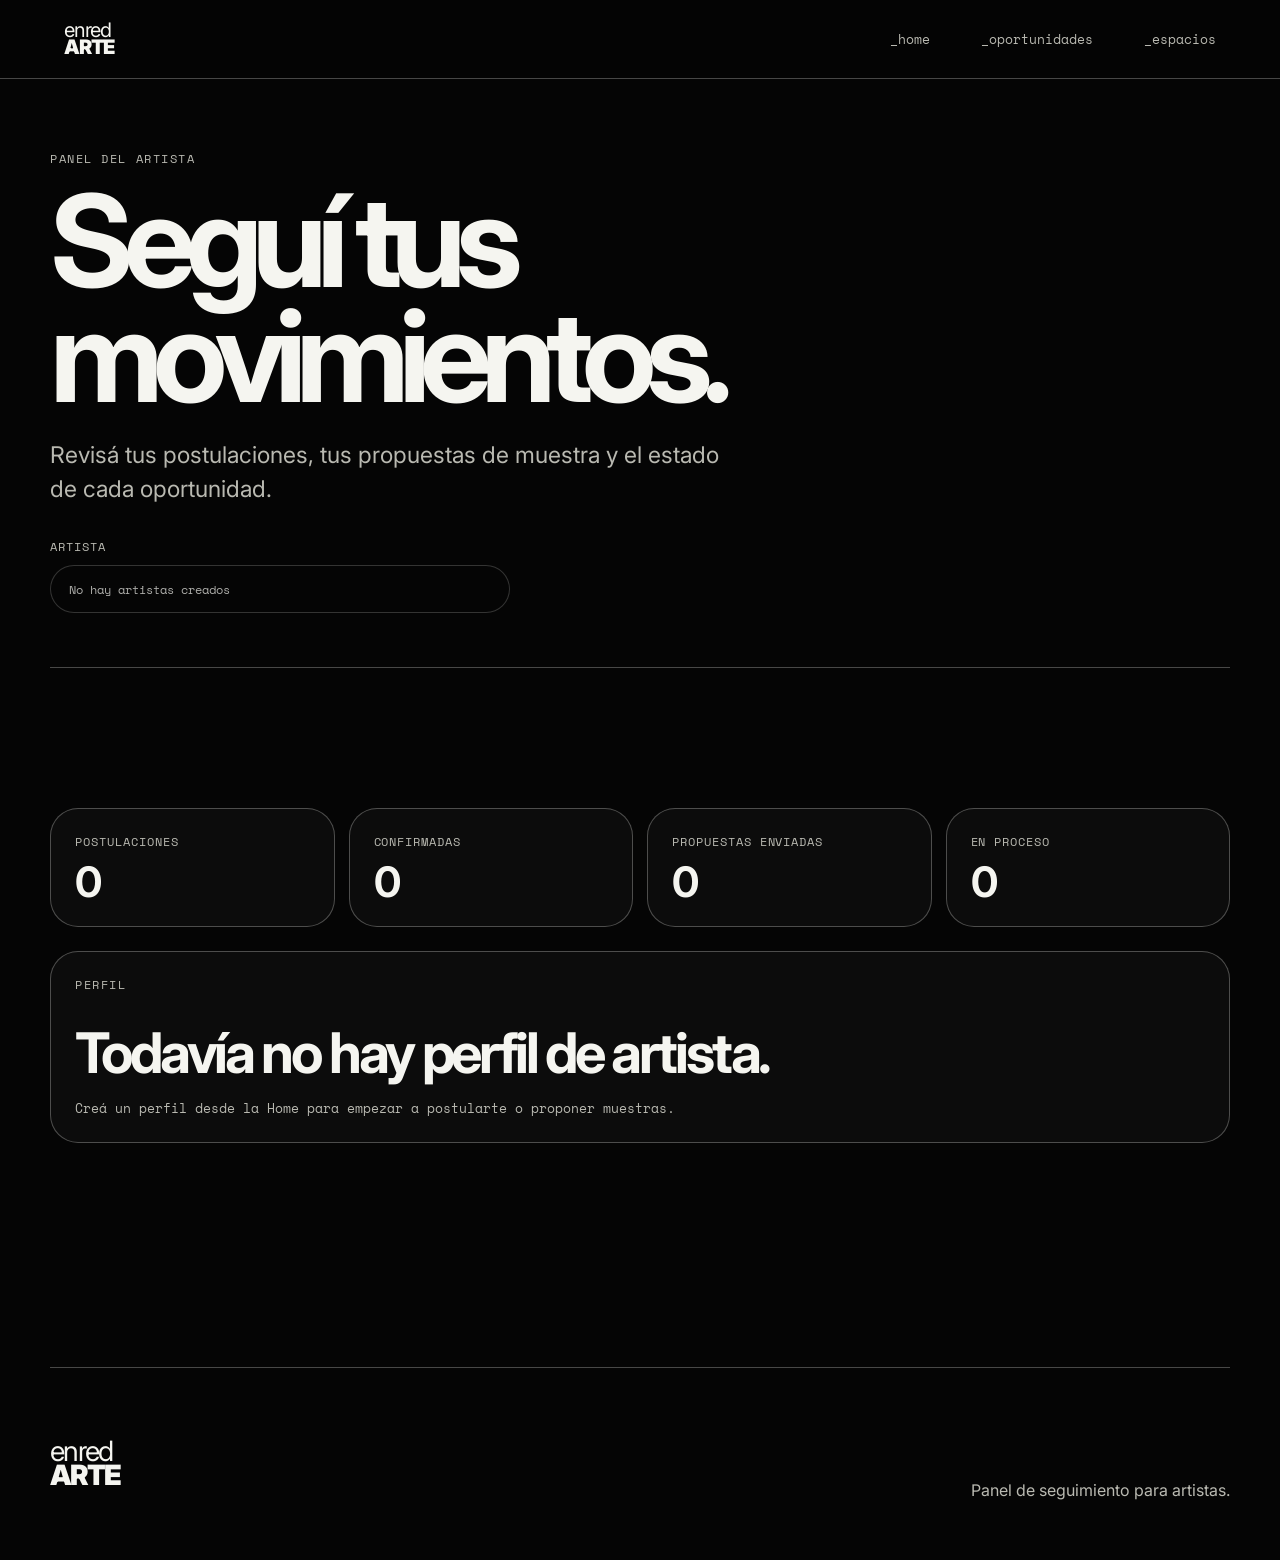
<file: panel-artista.html>
<!doctype html>
<html lang="es">

<head>
    <meta charset="UTF-8" />
    <meta name="viewport" content="width=device-width, initial-scale=1.0" />

    <title>Panel del artista | enredARTE</title>

    <meta name="description"
        content="Panel para que artistas vean sus postulaciones, propuestas y perfil en enredARTE." />

    <link rel="preconnect" href="https://fonts.googleapis.com" />
    <link rel="preconnect" href="https://fonts.gstatic.com" crossorigin />

    <link
        href="https://fonts.googleapis.com/css2?family=Inter:wght@300;400;600;800;900&family=Space+Mono:wght@400;700&display=swap"
        rel="stylesheet" />

    <link rel="stylesheet" href="styles.css" />
</head>

<body data-page="panel-artista">
    <header class="site-header detail-header" data-header>
        <a class="brand" href="index.html" aria-label="Volver al inicio">
            <span>enred</span><strong>ARTE</strong>
        </a>

        <nav class="main-nav" aria-label="Navegación principal">
            <a href="index.html">_home</a>
            <a href="index.html#oportunidades">_oportunidades</a>
            <a href="index.html#espacios-abiertos">_espacios</a>
        </nav>

        <button class="menu-button" type="button" aria-expanded="false" data-menu-button>
            menú
        </button>
    </header>

    <main>
        <section class="admin-hero" aria-labelledby="artist-panel-title">
            <p class="section-label">panel del artista</p>

            <h1 id="artist-panel-title">Seguí tus movimientos.</h1>

            <p>
                Revisá tus postulaciones, tus propuestas de muestra y el estado de cada oportunidad.
            </p>

            <div class="space-panel-controls">
                <label>
                    Artista
                    <select data-artist-panel-select></select>
                </label>
            </div>
        </section>

        <section class="section admin-section">
            <div class="admin-summary" data-artist-panel-summary></div>

            <div class="artist-panel-profile" data-artist-panel-profile></div>

            <div class="artist-panel-block" data-artist-panel-applications></div>

            <div class="artist-panel-block" data-artist-panel-proposals></div>
        </section>
    </main>

    <footer class="site-footer">
        <p><span>enred</span><strong>ARTE</strong></p>
        <p>Panel de seguimiento para artistas.</p>
    </footer>

    <script src="app.js"></script>
</body>

</html>
</file>
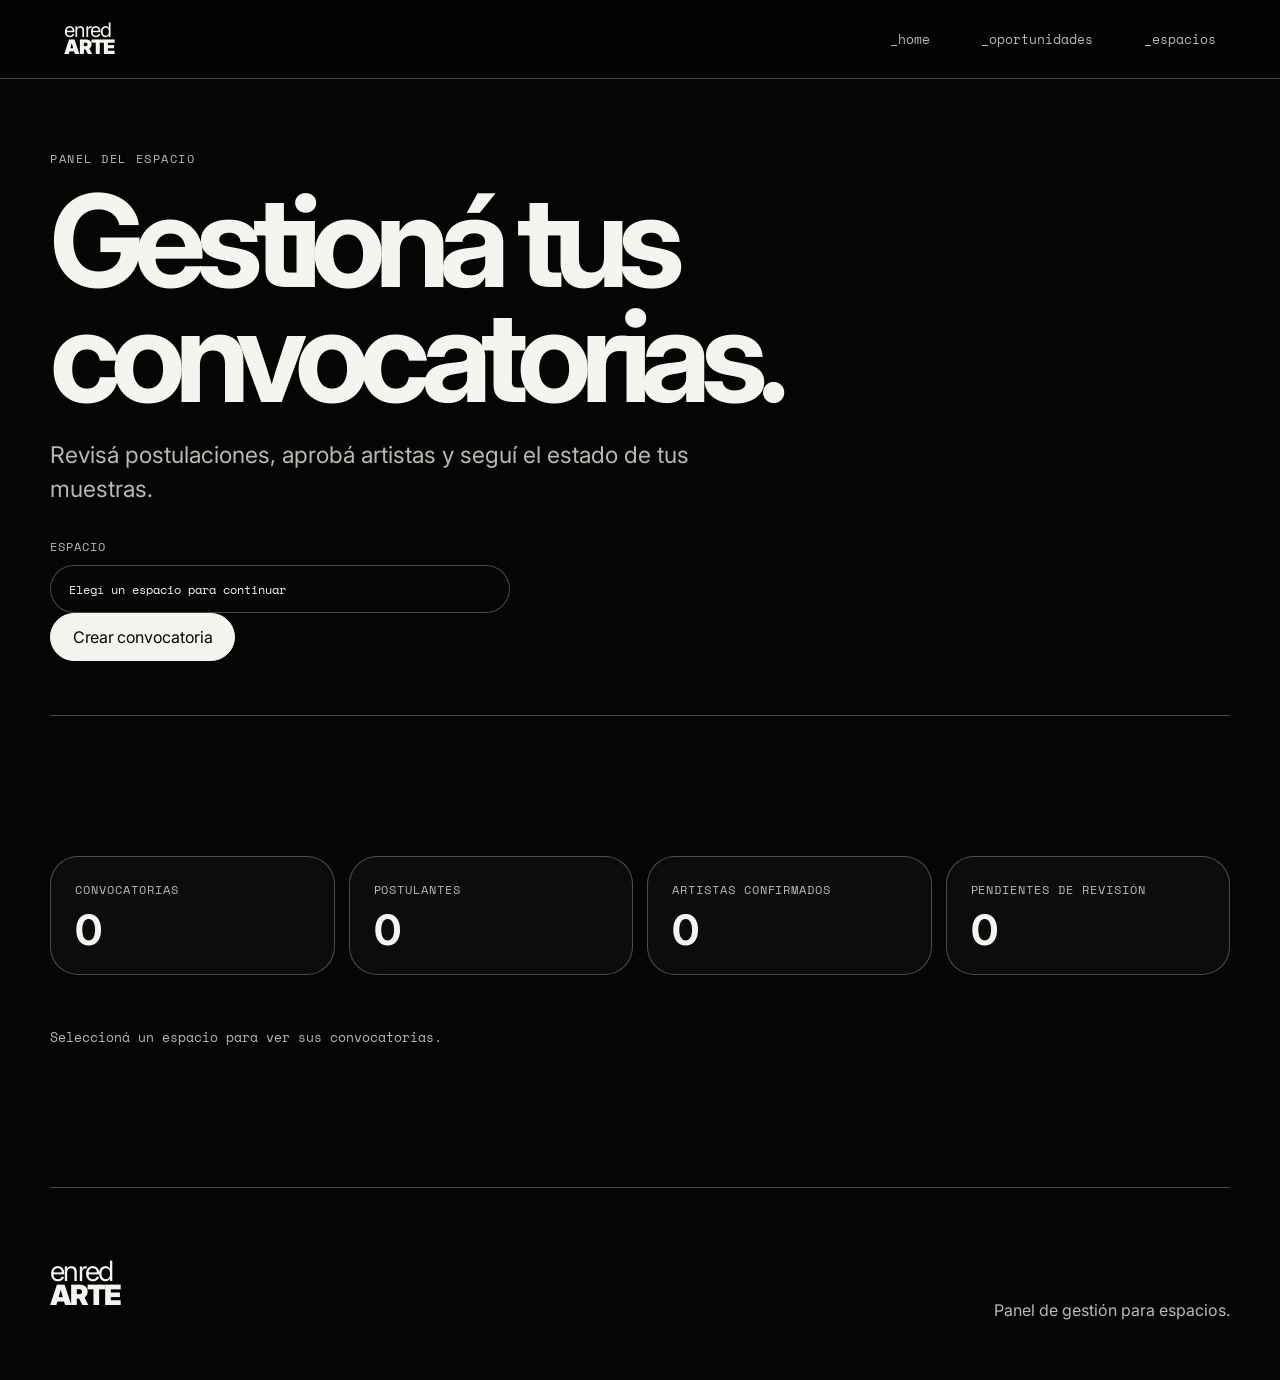
<file: panel-espacio.html>
<!doctype html>
<html lang="es">

<head>
    <meta charset="UTF-8" />
    <meta name="viewport" content="width=device-width, initial-scale=1.0" />

    <title>Panel del espacio | enredARTE</title>

    <meta name="description"
        content="Panel para que los espacios gestionen sus convocatorias y postulaciones en enredARTE." />

    <link rel="preconnect" href="https://fonts.googleapis.com" />
    <link rel="preconnect" href="https://fonts.gstatic.com" crossorigin />

    <link
        href="https://fonts.googleapis.com/css2?family=Inter:wght@300;400;600;800;900&family=Space+Mono:wght@400;700&display=swap"
        rel="stylesheet" />

    <link rel="stylesheet" href="styles.css" />
</head>

<body data-page="panel-espacio">
    <header class="site-header detail-header" data-header>
        <a class="brand" href="index.html" aria-label="Volver al inicio">
            <span>enred</span><strong>ARTE</strong>
        </a>

        <nav class="main-nav" aria-label="Navegación principal">
            <a href="index.html">_home</a>
            <a href="index.html#oportunidades">_oportunidades</a>
            <a href="index.html#espacios-abiertos">_espacios</a>
        </nav>

        <button class="menu-button" type="button" aria-expanded="false" data-menu-button>
            menú
        </button>
    </header>

    <main>
        <section class="admin-hero" aria-labelledby="space-panel-title">
            <p class="section-label">panel del espacio</p>

            <h1 id="space-panel-title">Gestioná tus convocatorias.</h1>

            <p>
                Revisá postulaciones, aprobá artistas y seguí el estado de tus muestras.
            </p>

            <div class="space-panel-controls">
                <label>
                    Espacio
                    <select data-space-panel-select></select>
                </label>

                <button class="button button-primary" type="button" data-open-space-opportunity>
                    Crear convocatoria
                </button>
            </div>
        </section>

        <section class="section admin-section">
            <div class="admin-summary" data-space-panel-summary></div>

            <div class="space-panel-proposals" data-space-panel-proposals></div>

            <div class="admin-list" data-space-panel-list></div>
        </section>
    </main>

    <footer class="site-footer">
        <p><span>enred</span><strong>ARTE</strong></p>
        <p>Panel de gestión para espacios.</p>
    </footer>

    <div class="modal" data-convert-proposal-modal aria-hidden="true">
        <div class="modal-backdrop" data-close-convert-proposal></div>

        <div class="modal-panel proposal-panel" role="dialog" aria-modal="true"
            aria-labelledby="convert-proposal-title">
            <button class="modal-close" type="button" data-close-convert-proposal>
                cerrar
            </button>

            <p class="section-label">propuesta aceptada</p>

            <h2 id="convert-proposal-title">Armar convocatoria</h2>

            <p>
                Esta propuesta ya fue aceptada. Ahora completá los datos necesarios para
                publicarla como convocatoria abierta.
            </p>

            <div class="proposal-space-card">
                <span>propuesta original</span>
                <strong data-convert-proposal-name></strong>
            </div>

            <form class="modal-form" data-convert-proposal-form>
                <input type="hidden" name="proposalId" data-convert-proposal-id />
                <input type="hidden" name="spaceKey" data-convert-space-key />
                <input type="hidden" name="spaceName" data-convert-space-name />

                <label>
                    Título de la convocatoria
                    <input type="text" name="opportunityTitle" placeholder="Ej: Muestra colectiva de fotografía urbana"
                        required />
                </label>

                <label>
                    Disciplina
                    <input type="text" name="discipline" placeholder="Ej: Fotografía" required />
                </label>

                <label>
                    Descripción
                    <textarea name="description" rows="4"
                        placeholder="Contá de qué trata la convocatoria y qué tipo de artistas busca."
                        required></textarea>
                </label>

                <label>
                    Fecha
                    <input type="text" name="date" placeholder="Ej: 18 de septiembre" required />
                </label>

                <label>
                    Horario
                    <input type="text" name="time" placeholder="Ej: 18 a 22 hs" required />
                </label>

                <label>
                    Cupos totales
                    <input type="number" name="totalSpots" min="1" placeholder="Ej: 5" required />
                </label>

                <label>
                    Costo total del espacio
                    <input type="text" name="totalCost" placeholder="Ej: AR$ 120.000" required />
                </label>

                <label>
                    Costo por artista
                    <input type="text" name="artistCost" placeholder="Ej: AR$ 24.000" required />
                </label>

                <button class="button button-primary" type="submit">
                    Publicar convocatoria
                </button>

                <p class="form-success" data-convert-proposal-success hidden>
                    Listo. La propuesta ya fue convertida en convocatoria.
                </p>
            </form>
        </div>
    </div>
    <div class="modal" data-space-opportunity-modal aria-hidden="true">
        <div class="modal-backdrop" data-close-space-opportunity></div>

        <div class="modal-panel proposal-panel" role="dialog" aria-modal="true"
            aria-labelledby="space-opportunity-title">
            <button class="modal-close" type="button" data-close-space-opportunity>
                cerrar
            </button>

            <p class="section-label">nueva convocatoria</p>

            <h2 id="space-opportunity-title">Crear convocatoria</h2>

            <p>
                Publicá una oportunidad para que artistas puedan postularse a tu espacio.
            </p>

            <div class="proposal-space-card">
                <span>espacio</span>
                <strong data-space-opportunity-name></strong>
            </div>

            <form class="modal-form" data-space-opportunity-form>
                <label>
                    Título de la convocatoria
                    <input type="text" name="opportunityTitle" placeholder="Ej: Muestra colectiva de pintura emergente"
                        required />
                </label>

                <label>
                    Disciplina
                    <input type="text" name="discipline" placeholder="Ej: Pintura" required />
                </label>

                <label>
                    Descripción
                    <textarea name="description" rows="4"
                        placeholder="Contá qué tipo de artistas buscás, cuál es la propuesta y qué incluye el espacio."
                        required></textarea>
                </label>

                <label>
                    Fecha
                    <input type="text" name="date" placeholder="Ej: 24 de septiembre" required />
                </label>

                <label>
                    Horario
                    <input type="text" name="time" placeholder="Ej: 18 a 22 hs" required />
                </label>

                <label>
                    Cupos totales
                    <input type="number" name="totalSpots" min="1" placeholder="Ej: 6" required />
                </label>

                <label>
                    Costo total del espacio
                    <input type="text" name="totalCost" placeholder="Ej: AR$ 150.000" required />
                </label>

                <label>
                    Costo por artista
                    <input type="text" name="artistCost" placeholder="Ej: AR$ 25.000" required />
                </label>

                <button class="button button-primary" type="submit">
                    Publicar convocatoria
                </button>

                <p class="form-success" data-space-opportunity-success hidden>
                    Listo. La convocatoria ya fue publicada.
                </p>
            </form>
        </div>
    </div>
    <script src="app.js"></script>
</body>

</html>
</file>
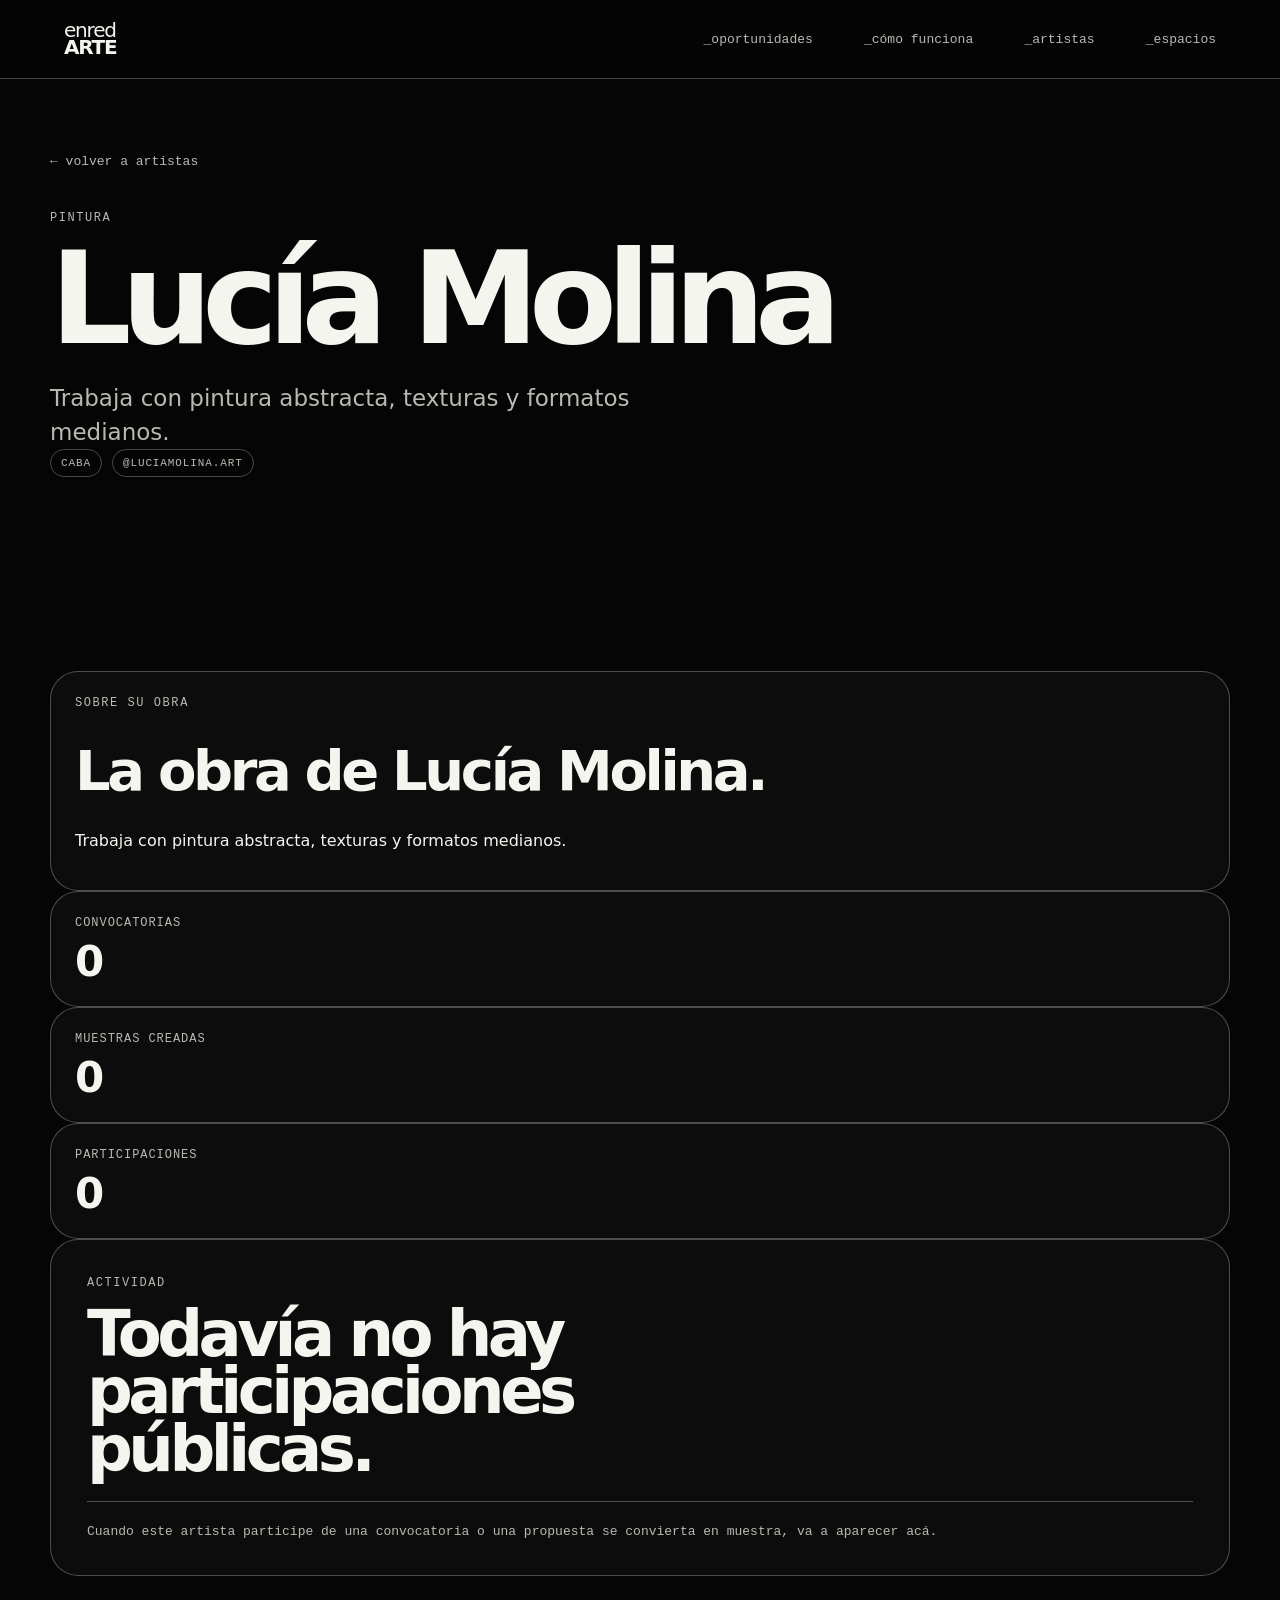
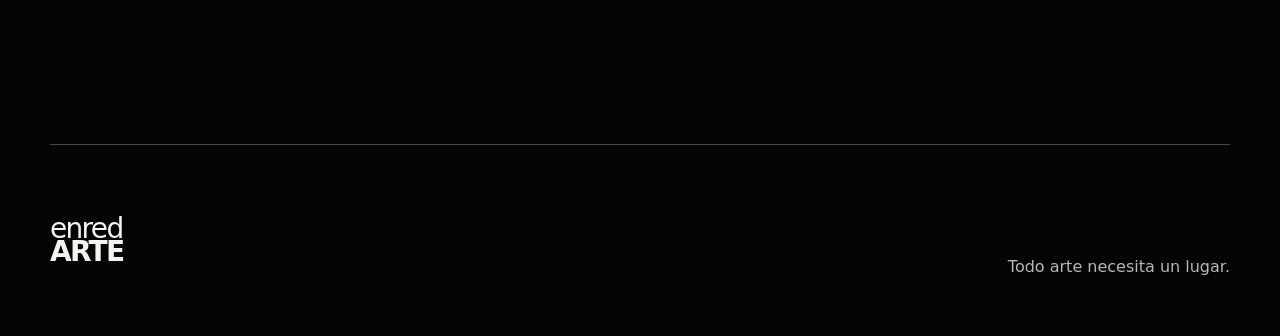
<file: perfil-artista.html>
<!DOCTYPE html>
<html lang="es">

<head>
    <meta charset="UTF-8" />
    <meta name="viewport" content="width=device-width, initial-scale=1.0" />
    <title>Artista | enredARTE</title>
    <link rel="stylesheet" href="styles.css" />
</head>

<body>
    <header class="site-header detail-header" data-header>
        <a class="brand" href="index.html" aria-label="enredARTE">
            <span>enred</span>
            <strong>ARTE</strong>
        </a>

        <nav class="main-nav">
            <a href="index.html#oportunidades">_oportunidades</a>
            <a href="index.html#como-funciona">_cómo funciona</a>
            <a href="index.html#artistas-destacados">_artistas</a>
            <a href="index.html#espacios-abiertos">_espacios</a>
        </nav>

        <button class="menu-button" type="button" data-menu-button aria-expanded="false">
            menú
        </button>
    </header>

    <main>
        <section class="admin-hero artist-public-hero">
            <a class="back-link" href="index.html#artistas-destacados">← volver a artistas</a>

            <p class="section-label" data-artist-public-discipline>
                artista
            </p>

            <h1 data-artist-public-name>
                Perfil de artista.
            </h1>

            <p data-artist-public-bio>
                Un espacio para conocer su obra, recorrido y movimientos dentro de enredARTE.
            </p>

            <div class="artist-profile-meta artist-public-meta">
                <span data-artist-public-city>ciudad</span>
                <span data-artist-public-portfolio>portfolio</span>
            </div>
        </section>

        <section class="section artist-public-section">
            <div class="artist-public-layout">
                <article class="artist-profile-card">
                    <p class="section-label">sobre su obra</p>

                    <h2 data-artist-public-about-title>
                        Obra y búsqueda.
                    </h2>

                    <p data-artist-public-about>
                        Este perfil reúne información del artista y sus movimientos dentro de la plataforma.
                    </p>
                </article>

                <div class="artist-public-side">
                    <article class="admin-stat">
                        <span>convocatorias</span>
                        <strong data-artist-public-applications-count>0</strong>
                    </article>

                    <article class="admin-stat">
                        <span>muestras creadas</span>
                        <strong data-artist-public-proposals-count>0</strong>
                    </article>

                    <article class="admin-stat">
                        <span>participaciones</span>
                        <strong data-artist-public-confirmed-count>0</strong>
                    </article>
                </div>
            </div>

            <div class="artist-panel-block" data-artist-public-applications>
                <article class="admin-opportunity">
                    <div class="admin-opportunity-header">
                        <div>
                            <p class="section-label">actividad</p>
                            <h2>Movimientos dentro de enredARTE.</h2>
                        </div>
                    </div>

                    <p class="empty-state">
                        Cuando este artista se postule o proponga una muestra, su actividad va a aparecer acá.
                    </p>
                </article>
            </div>
        </section>
    </main>

    <footer class="site-footer">
        <p>
            <span>enred</span>
            <strong>ARTE</strong>
        </p>

        <p>Todo arte necesita un lugar.</p>
    </footer>

    <script src="app.js"></script>
</body>

</html>
</file>
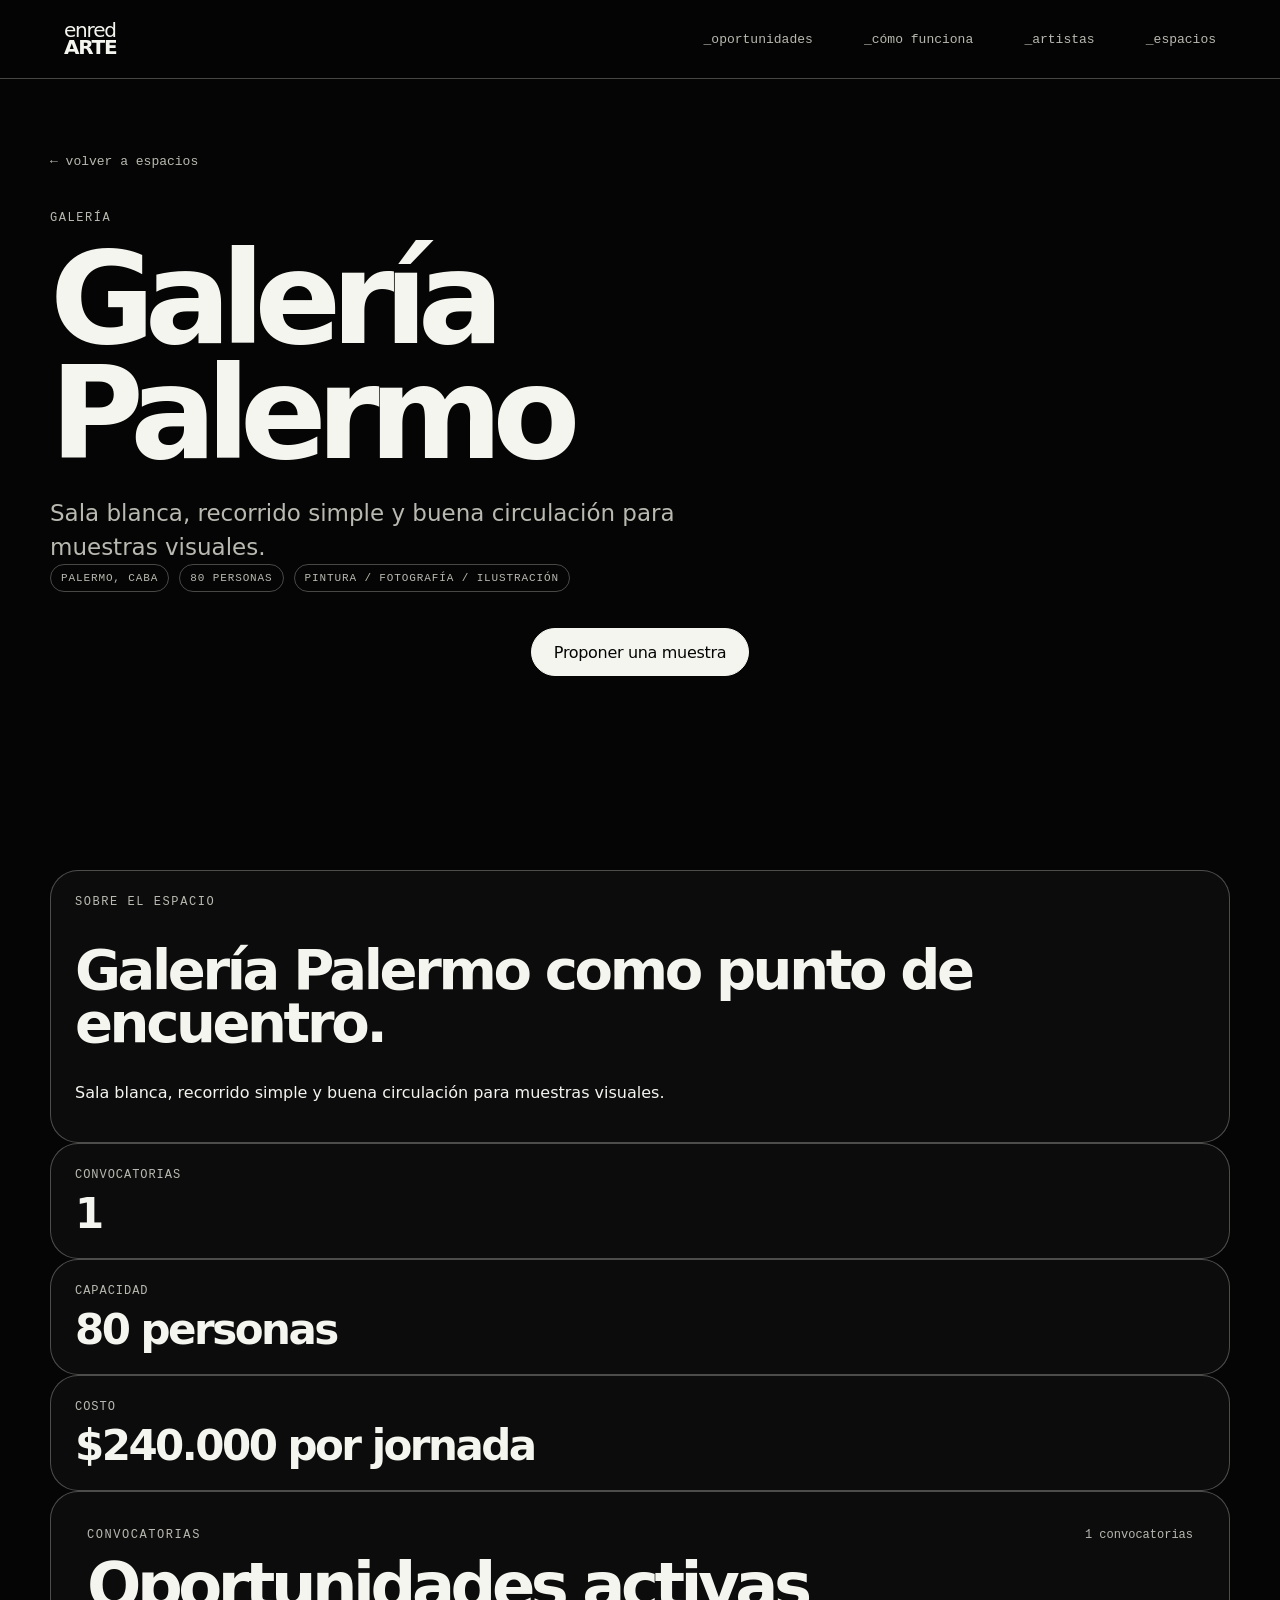
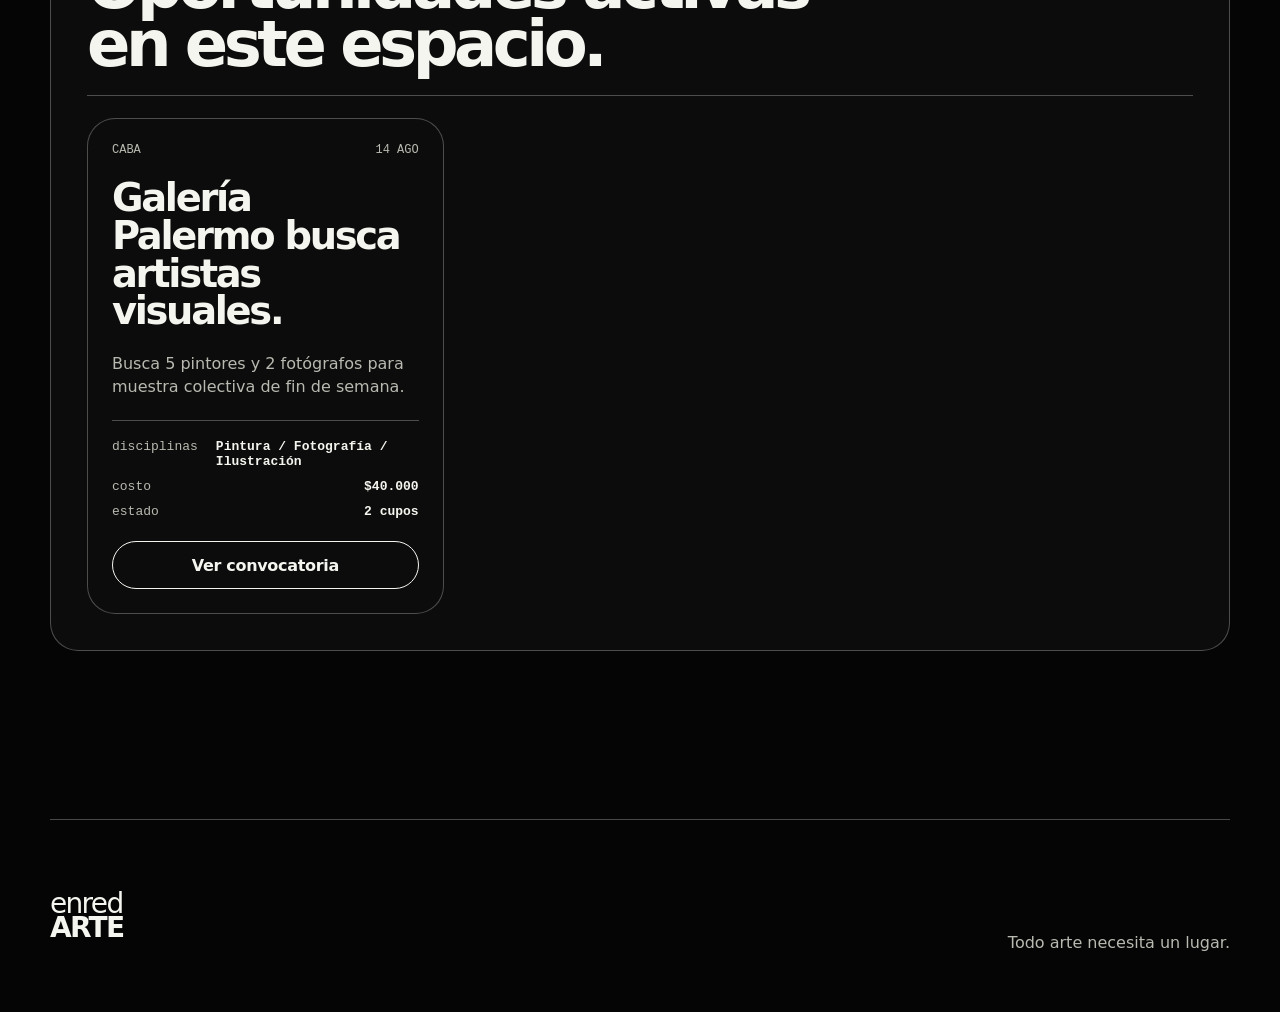
<file: perfil-espacio.html>
<!DOCTYPE html>
<html lang="es">

<head>
    <meta charset="UTF-8" />
    <meta name="viewport" content="width=device-width, initial-scale=1.0" />
    <title>Espacio | enredARTE</title>
    <link rel="stylesheet" href="styles.css" />
</head>

<body>
    <header class="site-header detail-header" data-header>
        <a class="brand" href="index.html" aria-label="enredARTE">
            <span>enred</span>
            <strong>ARTE</strong>
        </a>

        <nav class="main-nav">
            <a href="index.html#oportunidades">_oportunidades</a>
            <a href="index.html#como-funciona">_cómo funciona</a>
            <a href="index.html#artistas-destacados">_artistas</a>
            <a href="index.html#espacios-abiertos">_espacios</a>
        </nav>

        <button class="menu-button" type="button" data-menu-button aria-expanded="false">
            menú
        </button>
    </header>

    <main>
        <section class="admin-hero artist-public-hero">
            <a class="back-link" href="index.html#espacios-abiertos">← volver a espacios</a>

            <p class="section-label" data-space-public-type>
                espacio
            </p>

            <h1 data-space-public-name>
                Perfil de espacio.
            </h1>

            <p data-space-public-description>
                Un lugar disponible para activar muestras, convocatorias y encuentros culturales.
            </p>

            <div class="artist-profile-meta artist-public-meta">
                <span data-space-public-location>ubicación</span>
                <span data-space-public-capacity>capacidad</span>
                <span data-space-public-disciplines>disciplinas</span>
            </div>

            <div class="hero-actions">
                <button class="button button-primary" type="button" data-space-public-proposal-button>
                    Proponer una muestra
                </button>
            </div>
        </section>

        <section class="section artist-public-section">
            <div class="artist-public-layout">
                <article class="artist-profile-card">
                    <p class="section-label">sobre el espacio</p>

                    <h2 data-space-public-about-title>
                        Un lugar para que el arte suceda.
                    </h2>

                    <p data-space-public-about>
                        Este perfil reúne información del espacio, sus características y las oportunidades activas
                        dentro de enredARTE.
                    </p>
                </article>

                <div class="artist-public-side">
                    <article class="admin-stat">
                        <span>convocatorias</span>
                        <strong data-space-public-opportunities-count>0</strong>
                    </article>

                    <article class="admin-stat">
                        <span>capacidad</span>
                        <strong data-space-public-capacity-stat>—</strong>
                    </article>

                    <article class="admin-stat">
                        <span>costo</span>
                        <strong data-space-public-price>—</strong>
                    </article>
                </div>
            </div>

            <div class="artist-panel-block" data-space-public-opportunities>
                <article class="admin-opportunity">
                    <div class="admin-opportunity-header">
                        <div>
                            <p class="section-label">convocatorias</p>
                            <h2>Oportunidades activas de este espacio.</h2>
                        </div>
                    </div>

                    <p class="empty-state">
                        Cuando este espacio tenga convocatorias publicadas, van a aparecer acá.
                    </p>
                </article>
            </div>
        </section>
    </main>

    <footer class="site-footer">
        <p>
            <span>enred</span>
            <strong>ARTE</strong>
        </p>

        <p>Todo arte necesita un lugar.</p>
    </footer>

    <div class="modal" data-proposal-modal aria-hidden="true">
        <div class="modal-backdrop" data-close-proposal></div>

        <div class="modal-panel proposal-panel" role="dialog" aria-modal="true" aria-labelledby="proposal-title">
            <button class="modal-close" type="button" data-close-proposal>
                cerrar
            </button>

            <p class="section-label">propuesta de muestra</p>

            <h2 id="proposal-title">Proponer una muestra</h2>

            <p>
                Contanos la idea para este espacio. El equipo del lugar va a poder revisarla y decidir si quiere avanzar.
            </p>

            <div class="proposal-space-card">
                <span>espacio seleccionado</span>
                <strong data-proposal-space-name></strong>
            </div>

            <form class="modal-form" data-proposal-form>
                <input type="hidden" name="spaceKey" data-proposal-space-key />
                <input type="hidden" name="spaceName" data-proposal-space-name-input />

                <label>
                    Título de la propuesta
                    <input type="text" name="proposalTitle" placeholder="Ej: Muestra colectiva de fotografía urbana"
                        required />
                </label>

                <label>
                    Disciplina principal
                    <select name="discipline" required>
                        <option value="">Seleccionar</option>
                        <option value="Pintura">Pintura</option>
                        <option value="Fotografía">Fotografía</option>
                        <option value="Ilustración">Ilustración</option>
                        <option value="Performance">Performance</option>
                        <option value="Música">Música</option>
                        <option value="Multidisciplina">Multidisciplina</option>
                    </select>
                </label>

                <label>
                    Idea de la muestra
                    <textarea name="idea" rows="4"
                        placeholder="Contá qué querés hacer, qué tipo de obra se vería y por qué este espacio te interesa."
                        required></textarea>
                </label>

                <label>
                    Fecha tentativa
                    <input type="text" name="date" placeholder="Ej: septiembre, un sábado a la tarde, a coordinar..." />
                </label>

                <label>
                    Cantidad estimada de artistas
                    <input type="number" name="artistCount" min="1" placeholder="Ej: 4" />
                </label>

                <label>
                    Portfolio o Instagram
                    <input type="text" name="portfolio" placeholder="@usuario o link" required />
                </label>

                <button class="button button-primary" type="submit">
                    Enviar propuesta
                </button>

                <p class="form-success" data-proposal-success hidden>
                    Listo. Tu propuesta fue enviada al espacio para revisión.
                </p>
            </form>
        </div>
    </div>

    <div class="modal" data-artist-modal aria-hidden="true">
        <div class="modal-backdrop" data-close-artist></div>

        <div class="modal-panel" role="dialog" aria-modal="true" aria-labelledby="artist-title">
            <button class="modal-close" type="button" data-close-artist>
                cerrar
            </button>

            <p class="section-label">crear perfil de artista</p>

            <h2 id="artist-title">Mostranos qué hacés.</h2>

            <form class="apply-form" data-artist-form>
                <label>
                    Nombre artístico o nombre completo
                    <input type="text" name="artistName" placeholder="Ej: Lucía Molina" required />
                </label>

                <label>
                    Disciplina principal
                    <select name="discipline" required>
                        <option value="">Elegí una opción</option>
                        <option>Pintura</option>
                        <option>Fotografía</option>
                        <option>Ilustración</option>
                        <option>Música</option>
                        <option>Diseño</option>
                        <option>Moda</option>
                        <option>Performance</option>
                        <option>Cine</option>
                        <option>Cerámica</option>
                        <option>Tattoo</option>
                        <option>Danza</option>
                        <option>Literatura</option>
                        <option>Teatro</option>
                        <option>Escultura</option>
                        <option>Muralismo</option>
                        <option>Arte digital</option>
                        <option>Otra</option>
                    </select>
                </label>

                <label>
                    Ciudad / barrio
                    <input type="text" name="location" placeholder="Ej: Palermo, CABA" required />
                </label>

                <label>
                    Instagram
                    <input type="text" name="instagram" placeholder="@tuusuario" />
                </label>

                <label>
                    Portfolio
                    <input type="text" name="portfolio" placeholder="Link a Behance, web, drive o similar" />
                </label>

                <label>
                    Bio breve
                    <textarea name="bio" rows="4" placeholder="Contá quién sos y qué tipo de obra hacés"></textarea>
                </label>

                <label>
                    ¿Qué estás buscando?
                    <select name="goal" required>
                        <option value="">Elegí una opción</option>
                        <option>Sumarme a una muestra colectiva</option>
                        <option>Encontrar un espacio para exponer</option>
                        <option>Conectar con otros artistas</option>
                        <option>Difundir mi trabajo</option>
                        <option>Todavía estoy explorando</option>
                    </select>
                </label>

                <button class="button button-primary" type="submit">
                    Crear perfil
                </button>

                <p class="form-success" data-artist-success>
                    Listo. Tu perfil ya empezó a enredarse. En el buen sentido.
                </p>
            </form>
        </div>
    </div>

    <script src="app.js"></script>
</body>

</html>
</file>
<file: styles.css>
:root {
  --bg: #050505;
  --fg: #f5f5f0;
  --muted: #b9b9b1;
  --line: rgba(245, 245, 240, 0.28);
  --panel: #0c0c0c;
  --panel-strong: #111;
  --accent: #ffffff;
  --radius: 28px;
  --mono: "Space Mono", monospace;
  --sans: "Inter", system-ui, -apple-system, BlinkMacSystemFont, "Segoe UI", sans-serif;
}

* {
  box-sizing: border-box;
}

html {
  scroll-behavior: smooth;
}

body {
  margin: 0;
  background: var(--bg);
  color: var(--fg);
  font-family: var(--sans);
}

a {
  color: inherit;
  text-decoration: none;
}

button,
select {
  font: inherit;
}

.site-header {
  position: fixed;
  inset: 0 0 auto 0;
  z-index: 10;
  display: flex;
  align-items: center;
  justify-content: space-between;
  padding: 22px clamp(20px, 5vw, 76px);
  background: linear-gradient(to bottom, rgba(0, 0, 0, 0.86), rgba(0, 0, 0, 0));
  transition: background 0.25s ease, border-color 0.25s ease;
}

.site-header.is-scrolled {
  background: rgba(5, 5, 5, 0.9);
  border-bottom: 1px solid var(--line);
  backdrop-filter: blur(16px);
}

.brand {
  display: grid;
  line-height: 0.86;
  font-size: 20px;
  letter-spacing: -0.06em;
}

.brand strong,
.site-footer strong {
  font-weight: 900;
}

.main-nav {
  display: flex;
  gap: clamp(18px, 4vw, 54px);
  font-family: var(--mono);
  font-size: 13px;
  color: var(--muted);
}

.main-nav a:hover {
  color: var(--fg);
}

.menu-button {
  display: none;
  color: var(--fg);
  background: none;
  border: 1px solid var(--line);
  border-radius: 999px;
  padding: 9px 14px;
}

.hero {
  position: relative;
  min-height: 100svh;
  display: grid;
  place-items: center;
  overflow: hidden;
  padding: 120px 22px 80px;
}

.hero::after {
  content: "";
  position: absolute;
  inset: 0;
  background:
    linear-gradient(to bottom, rgba(5, 5, 5, 0.78) 0%, rgba(5, 5, 5, 0.24) 40%, #050505 94%),
    radial-gradient(circle at center, rgba(255, 255, 255, 0.06), rgba(0, 0, 0, 0) 38%);
  pointer-events: none;
}

.hero-kicker {
  position: absolute;
  top: 84px;
  left: clamp(20px, 5vw, 76px);
  right: clamp(20px, 5vw, 76px);
  z-index: 2;
  display: flex;
  justify-content: space-between;
  font-family: var(--mono);
  font-size: 12px;
  color: var(--muted);
  letter-spacing: 0.08em;
}

.hero-image {
  position: absolute;
  inset: 32% 0 auto;
  min-height: 37vh;
  background-image: url("assets/hero-eyes.png");
  background-size: cover;
  background-position: center;
  opacity: 0.86;
  filter: saturate(0.84) contrast(1.08);
}

.hero-content {
  position: relative;
  z-index: 2;
  width: min(960px, 100%);
  text-align: center;
  transform: translateY(4vh);
}

.eyebrow,
.section-label {
  margin: 0 0 16px;
  font-family: var(--mono);
  font-size: 12px;
  color: var(--muted);
  text-transform: uppercase;
  letter-spacing: 0.13em;
}

.hero h1 {
  display: grid;
  margin: 0;
  line-height: 0.78;
  font-size: clamp(82px, 18vw, 222px);
  letter-spacing: -0.08em;
}

.hero h1 span {
  font-weight: 300;
}

.hero h1 strong {
  font-weight: 900;
}

.hero-copy {
  max-width: 580px;
  margin: 36px auto 0;
  color: var(--fg);
  font-family: var(--mono);
  font-size: clamp(14px, 1.8vw, 18px);
}

.hero-actions {
  display: flex;
  justify-content: center;
  gap: 14px;
  margin-top: 36px;
  flex-wrap: wrap;
}

.button {
  display: inline-flex;
  align-items: center;
  justify-content: center;
  min-height: 48px;
  padding: 0 22px;
  border-radius: 999px;
  border: 1px solid var(--fg);
  font-weight: 800;
  letter-spacing: -0.02em;
  cursor: pointer;
  text-decoration: none;
}

.button-primary {
  background: var(--fg);
  color: var(--bg);
}

.button-secondary {
  background: transparent;
  color: var(--fg);
}

.button:hover {
  transform: translateY(-1px);
}

.search-panel,
.section,
.site-footer {
  width: min(1180px, calc(100% - 40px));
  margin-inline: auto;
}

.search-panel {
  display: grid;
  grid-template-columns: 1fr 1.35fr;
  gap: 28px;
  align-items: end;
  padding: 30px;
  margin-top: -36px;
  position: relative;
  z-index: 3;
  background: var(--panel-strong);
  border: 1px solid var(--line);
  border-radius: var(--radius);
}

.search-panel h2,
.section h2 {
  margin: 0;
  font-size: clamp(34px, 5vw, 74px);
  line-height: 0.95;
  letter-spacing: -0.07em;
}

.filters {
  display: grid;
  grid-template-columns: 1fr 1fr auto;
  gap: 14px;
  align-items: end;
}

.filters label {
  display: grid;
  gap: 10px;
  color: var(--muted);
  font-family: var(--mono);
  font-size: 12px;
  text-transform: uppercase;
  letter-spacing: 0.08em;
}

.filters select {
  width: 100%;
  appearance: none;
  color: var(--fg);
  background: var(--bg);
  border: 1px solid var(--line);
  border-radius: 999px;
  min-height: 48px;
  padding: 0 18px;
}

.section {
  padding-block: clamp(74px, 11vw, 140px);
}

.section-heading {
  display: grid;
  gap: 16px;
  max-width: 760px;
  margin-bottom: 40px;
}

.section-heading p:last-child {
  max-width: 620px;
  color: var(--muted);
  font-size: 18px;
  line-height: 1.55;
}

.cards-grid {
  display: grid;
  grid-template-columns: repeat(3, 1fr);
  gap: 18px;
}

.opportunity-card {
  position: relative;
  display: grid;
  gap: 22px;
  min-height: 360px;
  padding: 24px;
  background: var(--panel);
  border: 1px solid var(--line);
  border-radius: var(--radius);
}

.opportunity-card:hover {
  border-color: rgba(245, 245, 240, 0.74);
}

.card-top {
  display: flex;
  justify-content: space-between;
  gap: 16px;
  color: var(--muted);
  font-family: var(--mono);
  font-size: 12px;
  text-transform: uppercase;
}

.opportunity-card h3 {
  margin: 0;
  font-size: clamp(28px, 3vw, 42px);
  line-height: 0.98;
  letter-spacing: -0.06em;
}

.opportunity-card p {
  margin: 0;
  color: var(--muted);
  line-height: 1.45;
}

.card-meta {
  display: grid;
  gap: 10px;
  margin-top: auto;
  padding-top: 18px;
  border-top: 1px solid var(--line);
  color: var(--fg);
}

.meta-row {
  display: flex;
  justify-content: space-between;
  gap: 18px;
  font-family: var(--mono);
  font-size: 13px;
}

.meta-row span:first-child {
  color: var(--muted);
}

.split {
  display: grid;
  grid-template-columns: 0.9fr 1.4fr;
  gap: clamp(30px, 8vw, 90px);
  align-items: start;
}

.steps {
  display: grid;
  gap: 16px;
}

.steps article {
  display: grid;
  grid-template-columns: 74px minmax(0, 1fr);
  gap: 8px 22px;
  padding: 24px 0;
  border-top: 1px solid var(--line);
}

.steps span {
  grid-column: 1;
  grid-row: 1 / span 2;
  font-family: var(--mono);
  color: var(--muted);
}

.steps h3 {
  grid-column: 2;
  margin: 0;
  font-size: 28px;
  letter-spacing: -0.05em;
}

.steps p {
  grid-column: 2;
  max-width: 440px;
  margin: 0;
  color: var(--muted);
  line-height: 1.55;
}

.audiences {
  display: grid;
  grid-template-columns: 1fr 1fr;
  gap: 18px;
}

.audience-card {
  min-height: 470px;
  display: flex;
  flex-direction: column;
  align-items: flex-start;
  justify-content: space-between;
  padding: clamp(28px, 5vw, 52px);
  background: var(--panel);
  border: 1px solid var(--line);
  border-radius: var(--radius);
}

.audience-card p:not(.section-label) {
  color: var(--muted);
  font-size: 18px;
  line-height: 1.55;
}

.disciplines {
  display: grid;
  grid-template-columns: 0.9fr 1fr;
  gap: 60px;
  border-top: 1px solid var(--line);
}

.disciplines ul {
  margin: 0;
  padding: 0;
  list-style: none;
}

.disciplines li {
  display: flex;
  justify-content: flex-end;
  padding: 13px 0;
  border-bottom: 1px solid var(--line);
  font-size: clamp(24px, 3.2vw, 42px);
  line-height: 1;
  letter-spacing: -0.05em;
}

.site-footer {
  display: flex;
  align-items: end;
  justify-content: space-between;
  gap: 20px;
  padding: 44px 0;
  border-top: 1px solid var(--line);
  color: var(--muted);
}

.site-footer p:first-child {
  display: grid;
  color: var(--fg);
  line-height: 0.85;
  font-size: 28px;
  letter-spacing: -0.06em;
}

@media (max-width: 900px) {
  .main-nav {
    position: fixed;
    inset: 73px 20px auto;
    display: none;
    flex-direction: column;
    padding: 20px;
    border: 1px solid var(--line);
    border-radius: 20px;
    background: rgba(5, 5, 5, 0.96);
  }

  .main-nav.is-open {
    display: flex;
  }

  .menu-button {
    display: inline-flex;
  }

  .hero-kicker span:nth-child(2),
  .hero-kicker span:nth-child(4) {
    display: none;
  }

  .search-panel,
  .split,
  .audiences,
  .disciplines {
    grid-template-columns: 1fr;
  }

  .filters{
    grid-template-columns: 1fr;
  }

  .audience-card {
    min-height: 360px;
  }

  .site-footer {
    align-items: flex-start;
    flex-direction: column;
  }
}

@media (max-width: 560px) {
  .hero {
    min-height: 92svh;
  }

  .hero-image {
    inset: 34% -35% auto;
  }

  .steps article {
    grid-template-columns: 1fr;
    gap: 10px;
  }

  .steps span,
  .steps h3,
  .steps p {
    grid-column: auto;
    grid-row: auto;
  }

  .steps p {
    max-width: 100%;
  }
}


/* Página detalle de oportunidad */

.detail-header {
  background: rgba(5, 5, 5, 0.92);
  border-bottom: 1px solid var(--line);
  backdrop-filter: blur(16px);
}

.opportunity-hero,
.detail-layout {
  width: min(1180px, calc(100% - 40px));
  margin-inline: auto;
}

.opportunity-hero {
  padding: 150px 0 54px;
}

.back-link {
  display: inline-flex;
  margin-bottom: 42px;
  color: var(--muted);
  font-family: var(--mono);
  font-size: 13px;
}

.back-link:hover {
  color: var(--fg);
}

.opportunity-hero-grid {
  display: grid;
  grid-template-columns: 1fr 360px;
  gap: clamp(28px, 7vw, 82px);
  align-items: end;
}

.opportunity-hero h1 {
  max-width: 850px;
  margin: 0;
  font-size: clamp(56px, 9vw, 118px);
  line-height: 0.92;
  letter-spacing: -0.08em;
}

.opportunity-lead {
  max-width: 720px;
  margin: 28px 0 0;
  color: var(--muted);
  font-size: clamp(18px, 2vw, 23px);
  line-height: 1.45;
}

.status-card,
.info-card,
.detail-block {
  border: 1px solid var(--line);
  border-radius: var(--radius);
  background: var(--panel);
}

.status-card {
  display: grid;
  gap: 18px;
  padding: 26px;
}

.status-card strong {
  font-size: 36px;
  line-height: 0.95;
  letter-spacing: -0.06em;
}

.status-card span,
.info-card p,
.detail-block p,
.included-list,
.artist-list span {
  color: var(--muted);
  line-height: 1.55;
}

.detail-image {
  width: min(1180px, calc(100% - 40px));
  min-height: clamp(260px, 42vw, 520px);
  margin-inline: auto;
  border: 1px solid var(--line);
  border-radius: var(--radius);
  background-image:
    linear-gradient(to bottom, rgba(5, 5, 5, 0.08), rgba(5, 5, 5, 0.58)),
    url("assets/hero-eyes.png");
  background-size: cover;
  background-position: center;
}

.detail-layout {
  display: grid;
  grid-template-columns: 1fr 360px;
  gap: 18px;
  align-items: start;
}

.detail-main {
  display: grid;
  gap: 18px;
}

.detail-block {
  padding: clamp(26px, 4vw, 44px);
}

.detail-block h2 {
  max-width: 760px;
  margin: 0 0 22px;
  font-size: clamp(38px, 5.8vw, 78px);
}

.detail-block p {
  max-width: 760px;
  margin: 0 0 16px;
  font-size: 18px;
}

.included-list {
  display: grid;
  gap: 14px;
  margin: 0;
  padding-left: 20px;
  font-size: 18px;
}

.artist-list {
  display: grid;
  grid-template-columns: repeat(2, 1fr);
  gap: 12px;
}

.artist-list div {
  display: grid;
  gap: 6px;
  min-height: 110px;
  padding: 18px;
  border: 1px solid var(--line);
  border-radius: 20px;
}

.artist-list strong {
  font-size: 24px;
  letter-spacing: -0.04em;
}

.detail-sidebar {
  position: sticky;
  top: 96px;
  display: grid;
  gap: 18px;
}

.info-card {
  padding: 24px;
}

.info-row {
  display: grid;
  gap: 8px;
  padding: 15px 0;
  border-bottom: 1px solid var(--line);
}

.info-row:last-child {
  border-bottom: 0;
}

.info-row span {
  color: var(--muted);
  font-family: var(--mono);
  font-size: 12px;
  text-transform: uppercase;
  letter-spacing: 0.08em;
}

.info-row strong {
  font-size: 18px;
  line-height: 1.25;
}

.callout-card {
  display: grid;
  gap: 18px;
}

.callout-card h3 {
  margin: 0;
  font-size: 34px;
  line-height: 0.95;
  letter-spacing: -0.06em;
}

.callout-card p {
  margin: 0;
}

@media (max-width: 900px) {

  .opportunity-hero-grid,
  .detail-layout {
    grid-template-columns: 1fr;
  }

  .detail-sidebar {
    position: static;
  }

  .artist-list {
    grid-template-columns: 1fr;
  }
}

/* Modal de postulación */

.modal {
  position: fixed;
  inset: 0;
  z-index: 200;
  display: none;
  align-items: center;
  justify-content: center;
  padding: 20px;
}

.modal.is-open {
  display: flex;
}

.modal-backdrop {
  position: absolute;
  inset: 0;
  background: rgba(0, 0, 0, 0.78);
  backdrop-filter: blur(10px);
}

.modal-panel {
  position: relative;
  z-index: 1;
  width: min(620px, 100%);
  max-height: calc(100vh - 40px);
  overflow: auto;
  padding: clamp(28px, 5vw, 48px);
  border: 1px solid var(--line);
  border-radius: var(--radius);
  background: #050505;
}

.modal-close {
  position: absolute;
  top: 18px;
  right: 18px;
  border: 0;
  background: transparent;
  color: var(--muted);
  font-family: var(--mono);
  cursor: pointer;
}

.modal-close:hover {
  color: var(--fg);
}

.modal-panel h2 {
  margin: 0 0 28px;
  font-size: clamp(42px, 7vw, 76px);
  line-height: 0.92;
  letter-spacing: -0.07em;
}

.apply-form {
  display: grid;
  gap: 18px;
}

.apply-form label {
  display: grid;
  gap: 8px;
  color: var(--muted);
  font-family: var(--mono);
  font-size: 13px;
}

.apply-form input,
.apply-form select,
.apply-form textarea {
  width: 100%;
  border: 1px solid var(--line);
  border-radius: 16px;
  background: #0b0b0b;
  color: var(--fg);
  padding: 15px 16px;
  font: inherit;
  font-family: var(--sans);
}

.apply-form textarea {
  resize: vertical;
}

.apply-form input:focus,
.apply-form select:focus,
.apply-form textarea:focus {
  outline: 1px solid var(--fg);
  border-color: var(--fg);
}

.form-success {
  display: none;
  margin: 0;
  color: var(--fg);
  font-family: var(--mono);
  font-size: 13px;
  line-height: 1.5;
}

.form-success.is-visible {
  display: block;
}

/* Formulario espacios */

.form-fieldset {
  border: 1px solid var(--line);
  border-radius: 16px;
  padding: 16px;
}

.form-fieldset legend {
  padding: 0 8px;
  color: var(--muted);
  font-family: var(--mono);
  font-size: 13px;
}

.checkbox-grid {
  display: grid;
  grid-template-columns: repeat(2, 1fr);
  gap: 12px;
  margin-top: 8px;
}

.checkbox-grid label {
  display: flex;
  align-items: center;
  gap: 9px;
  color: var(--fg);
  font-family: var(--sans);
  font-size: 14px;
}

.checkbox-grid input {
  width: auto;
}

@media (max-width: 560px) {
  .checkbox-grid {
    grid-template-columns: 1fr;
  }
}

button.button {
  appearance: none;
  -webkit-appearance: none;
  font: inherit;
  cursor: pointer;
}



/* Artistas destacados */

.featured-artists {
  border-top: 1px solid var(--line);
}

.artist-grid {
  display: grid;
  grid-template-columns: repeat(4, 1fr);
  gap: 14px;
}

.artist-card {
  display: grid;
  min-height: 420px;
  border: 1px solid var(--line);
  border-radius: var(--radius);
  overflow: hidden;
  background: var(--panel);
}

.artist-avatar {
  display: grid;
  place-items: center;
  min-height: 180px;
  border-bottom: 1px solid var(--line);
  background:
    radial-gradient(circle at 30% 30%, rgba(255, 255, 255, 0.16), transparent 32%),
    linear-gradient(135deg, #111, #050505);
  color: var(--fg);
  font-size: clamp(48px, 6vw, 74px);
  font-weight: 300;
  letter-spacing: -0.08em;
}

.artist-card-content {
  display: grid;
  gap: 14px;
  padding: 22px;
}

.artist-card h3 {
  margin: 0;
  font-size: 30px;
  line-height: 0.95;
  letter-spacing: -0.06em;
}

.artist-card p {
  margin: 0;
  color: var(--muted);
  line-height: 1.45;
}

.artist-meta {
  display: grid;
  gap: 6px;
  margin-top: auto;
  color: var(--muted);
  font-family: var(--mono);
  font-size: 12px;
}

@media (max-width: 980px) {
  .artist-grid {
    grid-template-columns: repeat(2, 1fr);
  }
}

@media (max-width: 620px) {
  .artist-card {
    min-height: auto;
  }
}

/* Espacios destacados */

.featured-spaces {
  border-top: 1px solid var(--line);
}

.space-grid {
  display: grid;
  grid-template-columns: repeat(3, 1fr);
  gap: 14px;
}

.space-card {
  display: grid;
  align-content: space-between;
  min-height: 520px;
  border: 1px solid var(--line);
  border-radius: var(--radius);
  overflow: hidden;
  background: var(--panel);
}

.space-card-top {
  display: grid;
  gap: 18px;
  padding: 28px;
  min-height: 260px;
  border-bottom: 1px solid var(--line);
}

.space-card h3 {
  margin: 0;
  font-size: clamp(38px, 5vw, 62px);
  line-height: 0.9;
  letter-spacing: -0.08em;
}

.space-card p {
  margin: 0;
  color: var(--muted);
  line-height: 1.45;
}

.space-card-info {
  display: grid;
  padding: 8px 28px 28px;
}

.space-card-info div {
  display: grid;
  gap: 6px;
  padding: 14px 0;
  border-bottom: 1px solid var(--line);
}

.space-card-info div:last-child {
  border-bottom: 0;
}

.space-card-info span {
  color: var(--muted);
  font-family: var(--mono);
  font-size: 12px;
  text-transform: uppercase;
  letter-spacing: 0.08em;
}

.space-card-info strong {
  font-size: 16px;
  line-height: 1.3;
}

@media (max-width: 980px) {
  .space-grid {
    grid-template-columns: repeat(2, minmax(0, 1fr));
  }

  .space-card {
    min-height: auto;
  }
}

/* Acciones de espacios */

.space-card-actions {
  display: grid;
  gap: 10px;
  padding: 0 28px 28px;
}

.space-card-actions .button {
  width: 100%;
}


/* Postulaciones */

.applications-block h2 {
  margin-bottom: 0;
}

.applications-header {
  display: grid;
  gap: 14px;
  margin-bottom: 28px;
}

.applications-header span {
  color: var(--muted);
  font-family: var(--mono);
  font-size: 13px;
}

.applications-list {
  display: grid;
  gap: 12px;
}

.application-card {
  display: grid;
  gap: 12px;
  padding: 20px;
  border: 1px solid var(--line);
  border-radius: 20px;
  background: #080808;
}

.application-card h3 {
  margin: 0;
  font-size: 28px;
  line-height: 0.95;
  letter-spacing: -0.05em;
}

.application-card p {
  margin: 0;
  color: var(--muted);
  font-size: 16px;
}

.application-meta {
  display: flex;
  flex-wrap: wrap;
  gap: 8px;
}

.application-meta span {
  display: inline-flex;
  padding: 7px 10px;
  border: 1px solid var(--line);
  border-radius: 999px;
  color: var(--muted);
  font-family: var(--mono);
  font-size: 12px;
}

.empty-state {
  margin: 0;
  color: var(--muted);
  font-family: var(--mono);
  font-size: 13px;
}

/* Artistas aprobados */

.approved-artists-list {
  display: grid;
  gap: 12px;
  margin-top: 14px;
}

.approved-artist-card {
  display: grid;
  gap: 8px;
  padding: 18px;
  border: 1px solid var(--line);
  border-radius: 20px;
  background: #080808;
}

.approved-artist-card strong {
  font-size: 24px;
  letter-spacing: -0.04em;
}

.approved-artist-card span {
  color: var(--muted);
  font-family: var(--mono);
  font-size: 12px;
}

.application-actions {
  display: flex;
  align-items: center;
  justify-content: space-between;
  gap: 14px;
  margin-top: 4px;
}

.application-status {
  color: var(--muted);
  font-family: var(--mono);
  font-size: 12px;
}

.application-card.is-approved {
  border-color: rgba(255, 255, 255, 0.36);
}

/* Admin */

.admin-hero {
  width: min(1180px, calc(100% - 40px));
  margin-inline: auto;
  padding: 150px 0 54px;
}

.admin-hero h1 {
  max-width: 900px;
  margin: 0;
  font-size: clamp(58px, 10vw, 132px);
  line-height: 0.9;
  letter-spacing: -0.08em;
}

.admin-hero p:not(.section-label) {
  max-width: 680px;
  margin: 26px 0 0;
  color: var(--muted);
  font-size: clamp(18px, 2vw, 23px);
  line-height: 1.45;
}

.admin-section {
  border-top: 1px solid var(--line);
}

.admin-summary {
  display: grid;
  grid-template-columns: repeat(4, 1fr);
  gap: 14px;
  margin-bottom: 24px;
}

.admin-stat {
  padding: 24px;
  border: 1px solid var(--line);
  border-radius: var(--radius);
  background: var(--panel);
}

.admin-stat span {
  display: block;
  margin-bottom: 12px;
  color: var(--muted);
  font-family: var(--mono);
  font-size: 12px;
  text-transform: uppercase;
  letter-spacing: 0.08em;
}

.admin-stat strong {
  font-size: 42px;
  line-height: 0.95;
  letter-spacing: -0.06em;
}

.admin-list {
  display: grid;
  gap: 18px;
}

.admin-opportunity {
  display: grid;
  gap: 22px;
  padding: clamp(24px, 4vw, 36px);
  border: 1px solid var(--line);
  border-radius: var(--radius);
  background: var(--panel);
}

.admin-opportunity-header {
  display: flex;
  justify-content: space-between;
  gap: 24px;
  align-items: flex-start;
  border-bottom: 1px solid var(--line);
  padding-bottom: 22px;
}

.admin-opportunity h2 {
  margin: 0;
  max-width: 760px;
  font-size: clamp(34px, 5vw, 68px);
  line-height: 0.9;
  letter-spacing: -0.07em;
}

.admin-opportunity-meta {
  display: grid;
  gap: 6px;
  color: var(--muted);
  font-family: var(--mono);
  font-size: 12px;
}

.admin-applications {
  display: grid;
  gap: 12px;
}

.admin-application {
  display: grid;
  gap: 14px;
  padding: 18px;
  border: 1px solid var(--line);
  border-radius: 20px;
  background: #080808;
}

.admin-application-top {
  display: flex;
  justify-content: space-between;
  gap: 18px;
  align-items: flex-start;
}

.admin-application h3 {
  margin: 0;
  font-size: 28px;
  line-height: 0.95;
  letter-spacing: -0.05em;
}

.admin-application p {
  margin: 0;
  color: var(--muted);
}

@media (max-width: 800px) {
  .admin-summary {
    grid-template-columns: repeat(2, minmax(0, 1fr));
  }

  .admin-opportunity-header,
  .admin-application-top {
    display: grid;
  }
}

.button.is-disabled,
.button:disabled {
  opacity: 0.42;
  cursor: not-allowed;
  pointer-events: none;
}

/* Estado de convocatoria completa en Home */
.opportunity-card.is-full {
  opacity: 0.68;
}

.opportunity-card.is-full .button {
  opacity: 0.78;
}

.opportunity-card.is-full::after {
  content: "completa";
  position: absolute;
  top: 18px;
  right: 18px;
  padding: 7px 10px;
  border: 1px solid var(--line);
  border-radius: 999px;
  background: #050505;
  color: var(--muted);
  font-family: var(--mono);
  font-size: 11px;
  text-transform: uppercase;
  letter-spacing: 0.08em;
}

.admin-actions {
  display: flex;
  gap: 10px;
  flex-wrap: wrap;
}

.admin-actions .button {
  min-height: 42px;
  padding-inline: 16px;
}

.admin-reset-button {
  margin-top: 28px;
}

/* Panel del espacio */

.space-panel-controls {
  width: min(460px, 100%);
  margin-top: 32px;
}

.space-panel-controls label {
  display: grid;
  gap: 10px;
  color: var(--muted);
  font-family: var(--mono);
  font-size: 12px;
  text-transform: uppercase;
  letter-spacing: 0.08em;
}

.space-panel-controls select {
  width: 100%;
  appearance: none;
  color: var(--fg);
  background: var(--bg);
  border: 1px solid var(--line);
  border-radius: 999px;
  min-height: 48px;
  padding: 0 18px;
}

/* Modal propuesta de muestra */

.proposal-panel {
  max-width: 760px;
}

.proposal-panel h2 {
  max-width: 620px;
}

.proposal-panel>p {
  max-width: 620px;
}

.proposal-space-card {
  display: grid;
  gap: 6px;
  margin: 24px 0;
  padding: 18px;
  border: 1px solid var(--line);
  border-radius: 22px;
  background: var(--panel);
}

.proposal-space-card span {
  color: var(--muted);
  font-family: var(--mono);
  font-size: 11px;
  text-transform: uppercase;
  letter-spacing: 0.08em;
}

.proposal-space-card strong {
  color: var(--fg);
  font-size: clamp(22px, 3vw, 34px);
  letter-spacing: -0.05em;
}

.proposal-panel .modal-form {
  margin-top: 22px;
  padding-top: 22px;
  border-top: 1px solid var(--line);
}

.proposal-panel textarea {
  resize: vertical;
  min-height: 130px;
}

.proposal-panel input,
.proposal-panel select,
.proposal-panel textarea {
  background: var(--bg);
}

.proposal-panel .button {
  margin-top: 8px;
}

/* Corrección formulario propuesta */

.proposal-panel .modal-form {
  display: grid;
  grid-template-columns: repeat(2, minmax(0, 1fr));
  gap: 18px;
  margin-top: 22px;
  padding-top: 22px;
  border-top: 1px solid var(--line);
}

.proposal-panel .modal-form label {
  display: grid;
  gap: 8px;
  color: var(--fg);
  font-weight: 700;
}

.proposal-panel .modal-form label:nth-of-type(1),
.proposal-panel .modal-form label:nth-of-type(3),
.proposal-panel .modal-form label:nth-of-type(6) {
  grid-column: 1 / -1;
}

.proposal-panel .modal-form input,
.proposal-panel .modal-form select,
.proposal-panel .modal-form textarea {
  width: 100%;
  min-height: 48px;
  padding: 0 16px;
  color: var(--fg);
  background: var(--bg);
  border: 1px solid var(--line);
  border-radius: 16px;
  font: inherit;
}

.proposal-panel .modal-form textarea {
  min-height: 140px;
  padding-block: 14px;
  resize: vertical;
}

.proposal-panel .modal-form input::placeholder,
.proposal-panel .modal-form textarea::placeholder {
  color: var(--muted);
}

.proposal-panel .modal-form button,
.proposal-panel .modal-form .form-success {
  grid-column: 1 / -1;
  justify-self: start;
}

@media (max-width: 720px) {
  .proposal-panel .modal-form {
    grid-template-columns: 1fr;
  }

  .proposal-panel .modal-form label {
    grid-column: 1 / -1;
  }
}

/* Propuestas recibidas */

.space-panel-proposals {
  display: grid;
  gap: 22px;
  margin-bottom: 28px;
}

.proposal-status {
  display: inline-flex;
  width: fit-content;
  padding: 7px 10px;
  border: 1px solid var(--line);
  border-radius: 999px;
  color: var(--muted);
  font-family: var(--mono);
  font-size: 11px;
  text-transform: uppercase;
  letter-spacing: 0.08em;
}

.proposal-status.is-converted {
  color: var(--fg);
  background: var(--panel);
}

.convert-proposal-note {
  color: var(--muted);
}

.proposal-status.is-accepted {
  color: var(--fg);
  background: var(--panel);
}


/* Panel del artista */

.artist-panel-profile,
.artist-panel-block {
  display: grid;
  gap: 22px;
  margin-bottom: 28px;
}

.artist-profile-card {
  display: grid;
  gap: 18px;
  padding: 24px;
  border: 1px solid var(--line);
  border-radius: var(--radius);
  background: var(--panel);
}

.artist-profile-card h2 {
  margin: 0;
  font-size: clamp(32px, 5vw, 56px);
  letter-spacing: -0.06em;
}

.artist-profile-meta {
  display: flex;
  gap: 10px;
  flex-wrap: wrap;
}

.artist-profile-meta span {
  display: inline-flex;
  padding: 7px 10px;
  border: 1px solid var(--line);
  border-radius: 999px;
  color: var(--muted);
  font-family: var(--mono);
  font-size: 11px;
  text-transform: uppercase;
  letter-spacing: 0.08em;
}

.artist-panel-status {
  display: inline-flex;
  width: fit-content;
  padding: 7px 10px;
  border: 1px solid var(--line);
  border-radius: 999px;
  color: var(--muted);
  font-family: var(--mono);
  font-size: 11px;
  text-transform: uppercase;
  letter-spacing: 0.08em;
}

.artist-panel-status.is-approved,
.artist-panel-status.is-accepted,
.artist-panel-status.is-converted {
  color: var(--fg);
  background: var(--panel);
}

.artist-panel-status.is-rejected {
  opacity: 0.7;
}

.demo-links {
  display: flex;
  align-items: center;
  gap: 14px;
  flex-wrap: wrap;
}

.demo-links span {
  color: var(--muted);
  font-family: var(--mono);
  font-size: 11px;
  text-transform: uppercase;
  letter-spacing: 0.08em;
}

.demo-links a {
  color: var(--fg);
  text-decoration: none;
  font-family: var(--mono);
  font-size: 12px;
}

.demo-links a:hover {
  text-decoration: underline;
}

@media (max-width: 720px) {
  .demo-links {
    align-items: flex-start;
    flex-direction: column;
  }
}


/* ============================= */
/* MOBILE FINAL ENREDARTE */
/* ============================= */

@media (max-width: 760px) {
  :root {
    --radius: 18px;
  }

  .site-header {
    padding: 12px 14px;
  }

  .brand {
    font-size: 17px;
  }

  .menu-button {
    min-height: 36px;
    padding: 7px 12px;
    font-size: 12px;
  }

  .main-nav {
    inset: 58px 12px auto;
    gap: 12px;
    padding: 16px;
  }

  .search-panel,
  .section,
  .site-footer,
  .opportunity-hero,
  .detail-layout,
  .detail-image,
  .admin-hero {
    width: min(1180px, calc(100% - 22px));
  }

  /* Hero */

  .hero {
    min-height: 58svh;
    padding: 76px 14px 30px;
  }

  .hero-kicker {
    display: none;
  }

  .hero-image {
    inset: 34% -40% auto;
    min-height: 22vh;
    opacity: 0.7;
  }

  .hero-content {
    transform: none;
  }

  .hero h1 {
    font-size: clamp(52px, 20vw, 78px);
  }

  .hero-copy {
    max-width: 270px;
    margin-top: 14px;
    font-size: 12px;
    line-height: 1.35;
  }

  .hero-actions {
    gap: 8px;
    margin-top: 16px;
  }

  .button,
  .hero-actions .button {
    min-height: 36px;
    padding-inline: 12px;
    font-size: 12px;
  }

  /* Secciones */

  .section {
    padding-block: 32px;
  }

  .section-heading {
    gap: 10px;
    margin-bottom: 16px;
  }

  .section-heading p:last-child {
    font-size: 13px;
    line-height: 1.35;
  }

  .eyebrow,
  .section-label {
    margin-bottom: 8px;
    font-size: 9px;
    letter-spacing: 0.1em;
  }

  .search-panel h2,
  .section h2 {
    font-size: clamp(24px, 8.5vw, 34px);
    line-height: 0.96;
  }

  /* Buscador */

  .search-panel {
    margin-top: -6px;
    padding: 13px;
    gap: 12px;
  }

  .filters {
    grid-template-columns: 1fr 1fr;
    gap: 8px;
  }

  .filters .button {
    grid-column: 1 / -1;
  }

  .filters label {
    gap: 6px;
    font-size: 9px;
  }

  .filters select {
    min-height: 36px;
    padding-inline: 12px;
    font-size: 12px;
  }

  /* Grillas mobile: se acomodan solas */

  .cards-grid,
  .artist-grid,
  .space-grid {
    grid-template-columns: repeat(auto-fit, minmax(150px, 1fr));
    gap: 8px;
  }

  /* Convocatorias mini card */

  .opportunity-card {
    min-height: auto;
    gap: 9px;
    padding: 12px;
    border-radius: var(--radius);
  }

  .card-top {
    gap: 8px;
    font-size: 8.5px;
  }

  .opportunity-card h3 {
    font-size: 20px;
    line-height: 0.95;
  }

  .opportunity-card p {
    display: -webkit-box;
    overflow: hidden;
    margin: 0;
    font-size: 12px;
    line-height: 1.3;
    -webkit-line-clamp: 2;
    line-clamp: 2;
    -webkit-box-orient: vertical;
  }

  .card-meta {
    gap: 5px;
    padding-top: 8px;
  }

  .meta-row {
    display: grid;
    gap: 3px;
    font-size: 9px;
  }

  .opportunity-card .button {
    width: 100%;
    min-height: 32px;
    padding-inline: 10px;
    font-size: 10.5px;
  }

  .opportunity-card.is-full::after {
    top: 10px;
    right: 10px;
    padding: 5px 7px;
    font-size: 8px;
  }

  /* Cómo funciona */

  .split {
    gap: 16px;
  }

  .steps {
    gap: 2px;
  }

  .steps article {
    padding: 10px 0;
  }

  .steps span {
    font-size: 10px;
  }

  .steps h3 {
    font-size: 18px;
  }

  .steps p {
    font-size: 12px;
    line-height: 1.35;
  }

  /* Artistas */

  .artist-card {
    min-height: auto;
    border-radius: var(--radius);
  }

  .artist-avatar {
    min-height: 76px;
    font-size: 32px;
  }

  .artist-card-content {
    gap: 7px;
    padding: 10px;
  }

  .artist-card h3 {
    font-size: 17px;
    line-height: 0.95;
  }

  .artist-card p {
    display: -webkit-box;
    overflow: hidden;
    font-size: 12px;
    line-height: 1.3;
    -webkit-line-clamp: 2;
    line-clamp: 2;
    -webkit-box-orient: vertical;
  }

  .artist-meta {
    gap: 3px;
    font-size: 8.5px;
  }

  /* Espacios */

  .space-card {
    min-height: auto;
    border-radius: var(--radius);
  }

  .space-card-top {
    min-height: auto;
    gap: 8px;
    padding: 11px;
  }

  .space-card h3 {
    font-size: 20px;
    line-height: 0.94;
  }

  .space-card p {
    display: -webkit-box;
    overflow: hidden;
    font-size: 12px;
    line-height: 1.3;
    -webkit-line-clamp: 2;
    line-clamp: 2;
    -webkit-box-orient: vertical;
  }

  .space-card-info {
    padding: 3px 11px 11px;
  }

  .space-card-info div {
    gap: 3px;
    padding: 7px 0;
  }

  .space-card-info span {
    font-size: 8.5px;
  }

  .space-card-info strong {
    font-size: 11px;
    line-height: 1.25;
  }

  .space-card-actions {
    display: grid;
    gap: 7px;
    padding: 0 11px 11px;
  }

  .space-card-actions .button {
    width: 100%;
    min-height: 32px;
    padding-inline: 9px;
    font-size: 10px;
  }

  /* Para artistas / espacios */

  .audiences {
    grid-template-columns: repeat(2, minmax(0, 1fr));
    gap: 8px;
  }

  .audience-card {
    min-height: auto;
    gap: 14px;
    padding: 12px;
    border-radius: var(--radius);
  }

  .audience-card p:not(.section-label) {
    display: -webkit-box;
    overflow: hidden;
    font-size: 12px;
    line-height: 1.3;
    -webkit-line-clamp: 3;
    line-clamp: 3;
    -webkit-box-orient: vertical;
  }

  .audience-card .button {
    width: 100%;
    min-height: 32px;
    padding-inline: 9px;
    font-size: 10px;
  }

  /* Disciplinas como chips */

  .disciplines {
    gap: 14px;
  }

  .disciplines ul {
    display: flex;
    flex-wrap: wrap;
    gap: 6px;
  }

  .disciplines li {
    width: fit-content;
    justify-content: flex-start;
    padding: 7px 9px;
    border: 1px solid var(--line);
    border-radius: 999px;
    font-family: var(--mono);
    font-size: 10px;
    letter-spacing: 0;
  }

  /* Footer */

  .site-footer {
    gap: 14px;
    padding: 22px 0;
  }

  .site-footer p:first-child {
    font-size: 20px;
  }

  .demo-links {
    gap: 7px;
  }

  .demo-links a {
    font-size: 10px;
  }

  /* Detalle convocatoria */

  .opportunity-hero {
    padding: 82px 0 24px;
  }

  .back-link {
    margin-bottom: 16px;
    font-size: 11px;
  }

  .opportunity-hero-grid {
    gap: 12px;
  }

  .opportunity-hero h1 {
    font-size: clamp(32px, 11vw, 44px);
    line-height: 0.94;
  }

  .opportunity-lead {
    margin-top: 14px;
    font-size: 13px;
    line-height: 1.35;
  }

  .status-card {
    gap: 10px;
    padding: 12px;
    border-radius: var(--radius);
  }

  .status-card strong {
    font-size: 22px;
  }

  .status-card span {
    font-size: 12px;
  }

  .detail-image {
    min-height: 150px;
    border-radius: var(--radius);
  }

  .detail-layout {
    gap: 10px;
    padding-block: 24px;
  }

  .detail-main {
    gap: 10px;
  }

  .detail-block {
    padding: 13px;
    border-radius: var(--radius);
  }

  .detail-block h2 {
    margin-bottom: 12px;
    font-size: 24px;
  }

  .detail-block p,
  .included-list {
    font-size: 13px;
    line-height: 1.35;
  }

  .included-list {
    gap: 8px;
  }

  .artist-list {
    grid-template-columns: repeat(2, minmax(0, 1fr));
    gap: 8px;
  }

  .artist-list div {
    min-height: auto;
    padding: 11px;
    border-radius: var(--radius);
  }

  .artist-list strong {
    font-size: 17px;
  }

  .detail-sidebar {
    gap: 10px;
  }

  .detail-sidebar > .info-card:not(.callout-card) {
    display: grid;
    grid-template-columns: repeat(2, minmax(0, 1fr));
    gap: 0 10px;
    padding: 12px;
    border-radius: var(--radius);
  }

  .info-row {
    gap: 4px;
    padding: 8px 0;
  }

  .info-row span {
    font-size: 8.5px;
  }

  .info-row strong {
    font-size: 12px;
  }

  .callout-card {
    padding: 12px;
    border-radius: var(--radius);
  }

  .callout-card h3 {
    font-size: 22px;
  }

  .callout-card p {
    font-size: 12px;
  }

  /* Paneles */

  .admin-hero {
    padding: 82px 0 24px;
  }

  .admin-hero h1 {
    font-size: clamp(34px, 11vw, 46px);
  }

  .admin-hero p:not(.section-label) {
    margin-top: 14px;
    font-size: 13px;
    line-height: 1.35;
  }

  .admin-summary {
    grid-template-columns: repeat(2, minmax(0, 1fr));
    gap: 8px;
  }

  .admin-stat {
    padding: 12px;
    border-radius: var(--radius);
  }

  .admin-stat span {
    margin-bottom: 6px;
    font-size: 8.5px;
  }

  .admin-stat strong {
    font-size: 26px;
  }

  .space-panel-controls {
    margin-top: 18px;
  }

  .artist-profile-card,
  .application-card,
  .approved-artist-card,
  .admin-opportunity,
  .admin-application {
    gap: 10px;
    padding: 12px;
    border-radius: var(--radius);
  }

  .artist-profile-card h2,
  .admin-opportunity h2 {
    font-size: 24px;
  }

  .application-card h3,
  .admin-application h3 {
    font-size: 18px;
  }

  .application-card p,
  .admin-application p {
    font-size: 12px;
    line-height: 1.35;
  }

  .application-meta span,
  .artist-profile-meta span,
  .artist-panel-status,
  .proposal-status {
    padding: 5px 7px;
    font-size: 8.5px;
  }

  .application-actions {
    align-items: stretch;
    flex-direction: column;
    gap: 8px;
  }

  .application-actions .button {
    width: 100%;
  }

  /* Modales */

  .modal {
    align-items: flex-end;
    padding: 10px;
  }

  .modal-panel {
    width: 100%;
    max-height: calc(100svh - 20px);
    padding: 18px;
    border-radius: var(--radius);
  }

  .modal-panel h2 {
    max-width: 88%;
    margin-bottom: 16px;
    font-size: 30px;
  }

  .apply-form {
    gap: 12px;
  }

  .apply-form label {
    gap: 6px;
    font-size: 11px;
  }

  .apply-form input,
  .apply-form select,
  .apply-form textarea,
  .proposal-panel .modal-form input,
  .proposal-panel .modal-form select,
  .proposal-panel .modal-form textarea {
    min-height: 38px;
    padding: 10px 12px;
    border-radius: 12px;
    font-size: 13px;
  }

  .apply-form textarea,
  .proposal-panel .modal-form textarea {
    min-height: 92px;
  }

  .proposal-space-card {
    margin: 12px 0;
    padding: 12px;
    border-radius: var(--radius);
  }

  .proposal-panel .modal-form {
    gap: 12px;
    margin-top: 12px;
    padding-top: 12px;
  }
}

@media (max-width: 340px) {
  .cards-grid,
  .artist-grid,
  .space-grid,
  .audiences,
  .admin-summary,
  .artist-list,
  .filters,
  .detail-sidebar > .info-card:not(.callout-card) {
    grid-template-columns: 1fr;
  }
}

.profile-inline-link {
  display: inline-flex;
  width: fit-content;
  align-items: center;
  gap: 6px;
  color: var(--fg);
  text-decoration: none;
  border-bottom: 1px solid rgba(245, 245, 240, 0.45);
}

.profile-inline-link span {
  font-size: 0.8em;
  opacity: 0.65;
  transform: translateY(-1px);
}

.profile-inline-link:hover {
  border-bottom-color: var(--fg);
}

.profile-inline-link:hover span {
  opacity: 1;
}

.session-switch {
  border: 1px solid rgba(245, 245, 240, 0.28);
  border-radius: 999px;
  background: transparent;
  color: var(--fg);
  padding: 10px 16px;
  font: inherit;
  font-size: 12px;
  letter-spacing: 0.04em;
  cursor: pointer;
}

.session-switch:hover {
  border-color: var(--fg);
}

@media (max-width: 760px) {
  .session-switch {
    padding: 8px 12px;
    font-size: 11px;
  }
}
</file>
